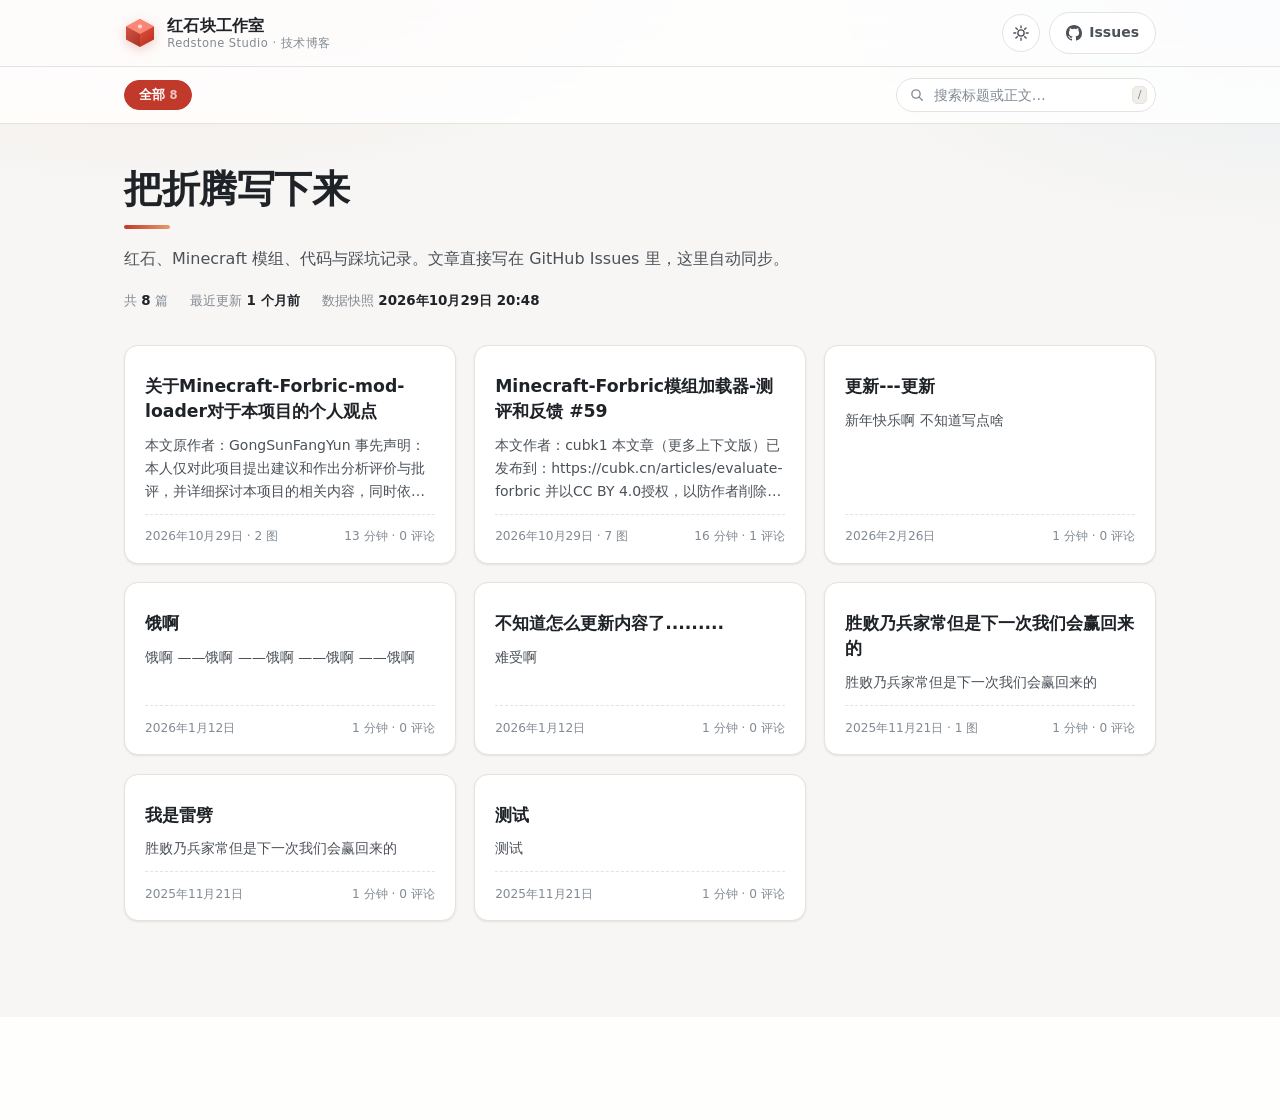
<file: index.html>
<!DOCTYPE html>
<html lang="zh-CN">
<head>
  <meta charset="UTF-8">
  <meta name="viewport" content="width=device-width, initial-scale=1.0">
  <title>红石块工作室 · 技术博客</title>
  <meta name="description" content="红石块工作室的技术博客：红石、Minecraft 模组、代码与折腾日常。内容以 GitHub Issues 撰写，同步发布在 GitHub Pages。">
  <meta name="theme-color" content="#c0392b" media="(prefers-color-scheme: light)">
  <meta name="theme-color" content="#1b1d21" media="(prefers-color-scheme: dark)">
  <meta property="og:type" content="website">
  <meta property="og:title" content="红石块工作室 · 技术博客">
  <meta property="og:description" content="红石、Minecraft 模组、代码与折腾日常，内容源为 GitHub Issues。">
  <meta property="og:site_name" content="红石块工作室">
  <link rel="icon" href="assets/favicon.svg" type="image/svg+xml">
  <link rel="alternate" type="application/rss+xml" title="红石块工作室 RSS" href="data/feed.xml">
  <link rel="stylesheet" href="assets/css/style.css">

  <!-- 尽早应用主题，避免深色模式下闪白 -->
  <script>
    (function () {
      try {
        var t = localStorage.getItem('rs-theme');
        if (t === 'light' || t === 'dark') document.documentElement.setAttribute('data-theme', t);
      } catch (e) { /* 隐私模式下忽略 */ }
    })();
  </script>
</head>
<body>
  <a class="skip-link" href="#main">跳到正文</a>

  <header class="site-header">
    <div class="wrap header-inner">
      <a class="brand" href="#/" aria-label="返回首页">
        <span class="brand-mark" aria-hidden="true">
          <svg viewBox="0 0 32 32" width="32" height="32" role="img">
            <defs>
              <linearGradient id="rg" x1="0" y1="0" x2="1" y2="1">
                <stop offset="0%" stop-color="#ff6b57"/>
                <stop offset="100%" stop-color="#b32b1b"/>
              </linearGradient>
            </defs>
            <path d="M16 2 30 9.5v13L16 30 2 22.5v-13z" fill="url(#rg)"/>
            <path d="M16 2 30 9.5 16 17 2 9.5z" fill="#ff8f7e" opacity=".85"/>
            <path d="M16 17v13L2 22.5v-13z" fill="#000" opacity=".14"/>
            <circle cx="16" cy="9.5" r="2.1" fill="#ffe6e0" opacity=".9"/>
          </svg>
        </span>
        <span class="brand-text">
          <span class="brand-name">红石块工作室</span>
          <span class="brand-sub">Redstone Studio · 技术博客</span>
        </span>
      </a>

      <div class="header-actions">
        <button id="themeToggle" class="icon-btn" type="button" title="切换主题" aria-label="切换主题">
          <svg class="i-sun" viewBox="0 0 24 24" width="18" height="18" aria-hidden="true">
            <circle cx="12" cy="12" r="4.2" fill="none" stroke="currentColor" stroke-width="1.8"/>
            <path d="M12 2.4v2.6M12 19v2.6M2.4 12H5M19 12h2.6M5.2 5.2l1.9 1.9M16.9 16.9l1.9 1.9M18.8 5.2l-1.9 1.9M7.1 16.9l-1.9 1.9"
                  fill="none" stroke="currentColor" stroke-width="1.8" stroke-linecap="round"/>
          </svg>
          <svg class="i-moon" viewBox="0 0 24 24" width="18" height="18" aria-hidden="true">
            <path d="M20 14.2A8.4 8.4 0 0 1 9.8 4a8.6 8.6 0 1 0 10.2 10.2z" fill="none" stroke="currentColor" stroke-width="1.8" stroke-linejoin="round"/>
          </svg>
        </button>
        <a class="btn btn-ghost" href="https://github.com/kongxia114/kongxia114.github.io/issues" target="_blank" rel="noopener">
          <svg viewBox="0 0 16 16" width="16" height="16" aria-hidden="true" fill="currentColor">
            <path d="M8 0C3.58 0 0 3.58 0 8c0 3.54 2.29 6.53 5.47 7.59.4.07.55-.17.55-.38 0-.19-.01-.82-.01-1.49-2.01.37-2.53-.49-2.69-.94-.09-.23-.48-.94-.82-1.13-.28-.15-.68-.52-.01-.53.63-.01 1.08.58 1.23.82.72 1.21 1.87.87 2.33.66.07-.52.28-.87.51-1.07-1.78-.2-3.64-.89-3.64-3.95 0-.87.31-1.59.82-2.15-.08-.2-.36-1.02.08-2.12 0 0 .67-.21 2.2.82a7.4 7.4 0 0 1 2-.27c.68 0 1.36.09 2 .27 1.53-1.04 2.2-.82 2.2-.82.44 1.1.16 1.92.08 2.12.51.56.82 1.27.82 2.15 0 3.07-1.87 3.75-3.65 3.95.29.25.54.73.54 1.48 0 1.07-.01 1.93-.01 2.2 0 .21.15.46.55.38A8.01 8.01 0 0 0 16 8c0-4.42-3.58-8-8-8z"/>
          </svg>
          <span>Issues</span>
        </a>
      </div>
    </div>
  </header>

  <nav class="toolbar" id="toolbar" aria-label="文章筛选">
    <div class="wrap toolbar-inner">
      <div class="chips" id="tagChips" role="group" aria-label="按标签筛选"></div>
      <div class="search">
        <svg viewBox="0 0 24 24" width="16" height="16" aria-hidden="true">
          <circle cx="10.5" cy="10.5" r="6.2" fill="none" stroke="currentColor" stroke-width="2"/>
          <path d="M15.2 15.2 20 20" fill="none" stroke="currentColor" stroke-width="2" stroke-linecap="round"/>
        </svg>
        <input id="searchInput" type="search" placeholder="搜索标题或正文…" autocomplete="off" spellcheck="false" aria-label="搜索文章">
        <kbd>/</kbd>
      </div>
    </div>
  </nav>

  <main id="main" class="wrap">

    <!-- ============ 列表视图 ============ -->
    <section id="listView">
      <div class="hero">
        <h1>把折腾写下来</h1>
        <p>红石、Minecraft 模组、代码与踩坑记录。文章直接写在 GitHub Issues 里，这里自动同步。</p>
        <div class="hero-stats" id="heroStats"></div>
      </div>

      <div id="loadingState" class="state" aria-live="polite">
        <div class="skeleton-grid" aria-hidden="true">
          <div class="skeleton"></div><div class="skeleton"></div><div class="skeleton"></div>
        </div>
        <p class="state-text">正在加载文章…</p>
      </div>

      <div id="errorState" class="state" hidden>
        <p class="state-text">文章加载失败</p>
        <p class="state-hint" id="errorDetail"></p>
        <button class="btn btn-primary" type="button" id="retryBtn">重试</button>
        <p class="state-hint">
          也可以直接去
          <a href="https://github.com/kongxia114/kongxia114.github.io/issues" target="_blank" rel="noopener">GitHub Issues</a>
          查看原文
        </p>
      </div>

      <div id="emptyState" class="state" hidden>
        <p class="state-text">没有找到匹配的文章</p>
        <button class="btn btn-ghost" type="button" id="resetBtn">清除筛选</button>
      </div>

      <div class="posts-grid" id="postsGrid"></div>

      <div class="load-more-wrap">
        <button class="btn btn-ghost" type="button" id="loadMoreBtn" hidden>加载更多</button>
      </div>
    </section>

    <!-- ============ 文章视图 ============ -->
    <article id="postView" class="post-view" hidden>
      <a class="back-link" href="#/" id="backLink">
        <svg viewBox="0 0 24 24" width="16" height="16" aria-hidden="true">
          <path d="M15 5 8 12l7 7" fill="none" stroke="currentColor" stroke-width="2" stroke-linecap="round" stroke-linejoin="round"/>
        </svg>
        返回列表
      </a>

      <header class="post-head">
        <div class="post-labels" id="postLabels"></div>
        <h1 class="post-title" id="postTitle"></h1>
        <div class="post-meta" id="postMeta"></div>
      </header>

      <details class="toc" id="postToc" hidden>
        <summary>目录</summary>
        <ol id="tocList"></ol>
      </details>

      <div class="post-content markdown-body" id="postContent"></div>

      <footer class="post-foot">
        <div class="post-actions">
          <a class="btn btn-primary" id="issueLink" href="#" target="_blank" rel="noopener">
            <svg viewBox="0 0 16 16" width="16" height="16" aria-hidden="true" fill="currentColor">
              <path d="M1.5 2.75A.25.25 0 0 1 1.75 2.5h11.5a.25.25 0 0 1 .25.25v7.5a.25.25 0 0 1-.25.25H8.06l-2.8 2.8-.44.44V10.5H1.75a.25.25 0 0 1-.25-.25z"/>
            </svg>
            <span>去 Issues 评论</span>
          </a>
          <button class="btn btn-ghost" type="button" id="copyLinkBtn">
            <svg viewBox="0 0 24 24" width="16" height="16" aria-hidden="true">
              <path d="M10 13a5 5 0 0 0 7.1 0l2-2a5 5 0 0 0-7.1-7.1l-1.1 1.1" fill="none" stroke="currentColor" stroke-width="1.8" stroke-linecap="round"/>
              <path d="M14 11a5 5 0 0 0-7.1 0l-2 2A5 5 0 0 0 12 20.1l1.1-1.1" fill="none" stroke="currentColor" stroke-width="1.8" stroke-linecap="round"/>
            </svg>
            <span>复制链接</span>
          </button>
        </div>

        <section class="comments" id="postComments" aria-label="评论" hidden>
          <h2 class="comments-head">
            评论
            <span class="comments-count" id="commentCount" hidden></span>
          </h2>
          <ol class="comment-list" id="commentList"></ol>
          <p class="comments-note" id="commentsNote" hidden></p>
          <p class="comments-cta">
            <a id="commentsLink" href="#" target="_blank" rel="noopener">在 GitHub 上查看 / 参与讨论</a>
          </p>
        </section>

        <nav class="post-nav" id="postNav" aria-label="相邻文章"></nav>
      </footer>

      <div class="reading-progress" aria-hidden="true"><div id="readingBar"></div></div>
    </article>
  </main>

  <footer class="site-footer">
    <div class="wrap footer-inner">
      <p class="footer-main">
        © <span id="year"></span> 红石块工作室 · 内容托管于
        <a href="https://github.com/kongxia114/kongxia114.github.io/issues" target="_blank" rel="noopener">GitHub Issues</a>
        · 由 GitHub Pages 提供
      </p>
      <p class="footer-sub">
        <span id="footUpdate">数据加载中…</span>
        · <a href="data/feed.xml">RSS</a>
        · <a href="https://github.com/kongxia114/kongxia114.github.io" target="_blank" rel="noopener">源码</a>
      </p>
    </div>
  </footer>

  <div class="lightbox" id="lightbox" hidden>
    <button class="lightbox-close" id="lightboxClose" type="button" aria-label="关闭图片">&times;</button>
    <img id="lightboxImg" alt="">
  </div>

  <noscript>
    <p class="wrap" style="padding:1rem 0">本站需要 JavaScript 才能读取 GitHub Issues 数据。文章原文地址：
      <a href="https://github.com/kongxia114/kongxia114.github.io/issues">github.com/kongxia114/kongxia114.github.io/issues</a>
    </p>
  </noscript>

  <script src="assets/vendor/marked.min.js"></script>
  <script src="assets/vendor/purify.min.js"></script>
  <script src="assets/js/app.js"></script>
</body>
</html>
</file>
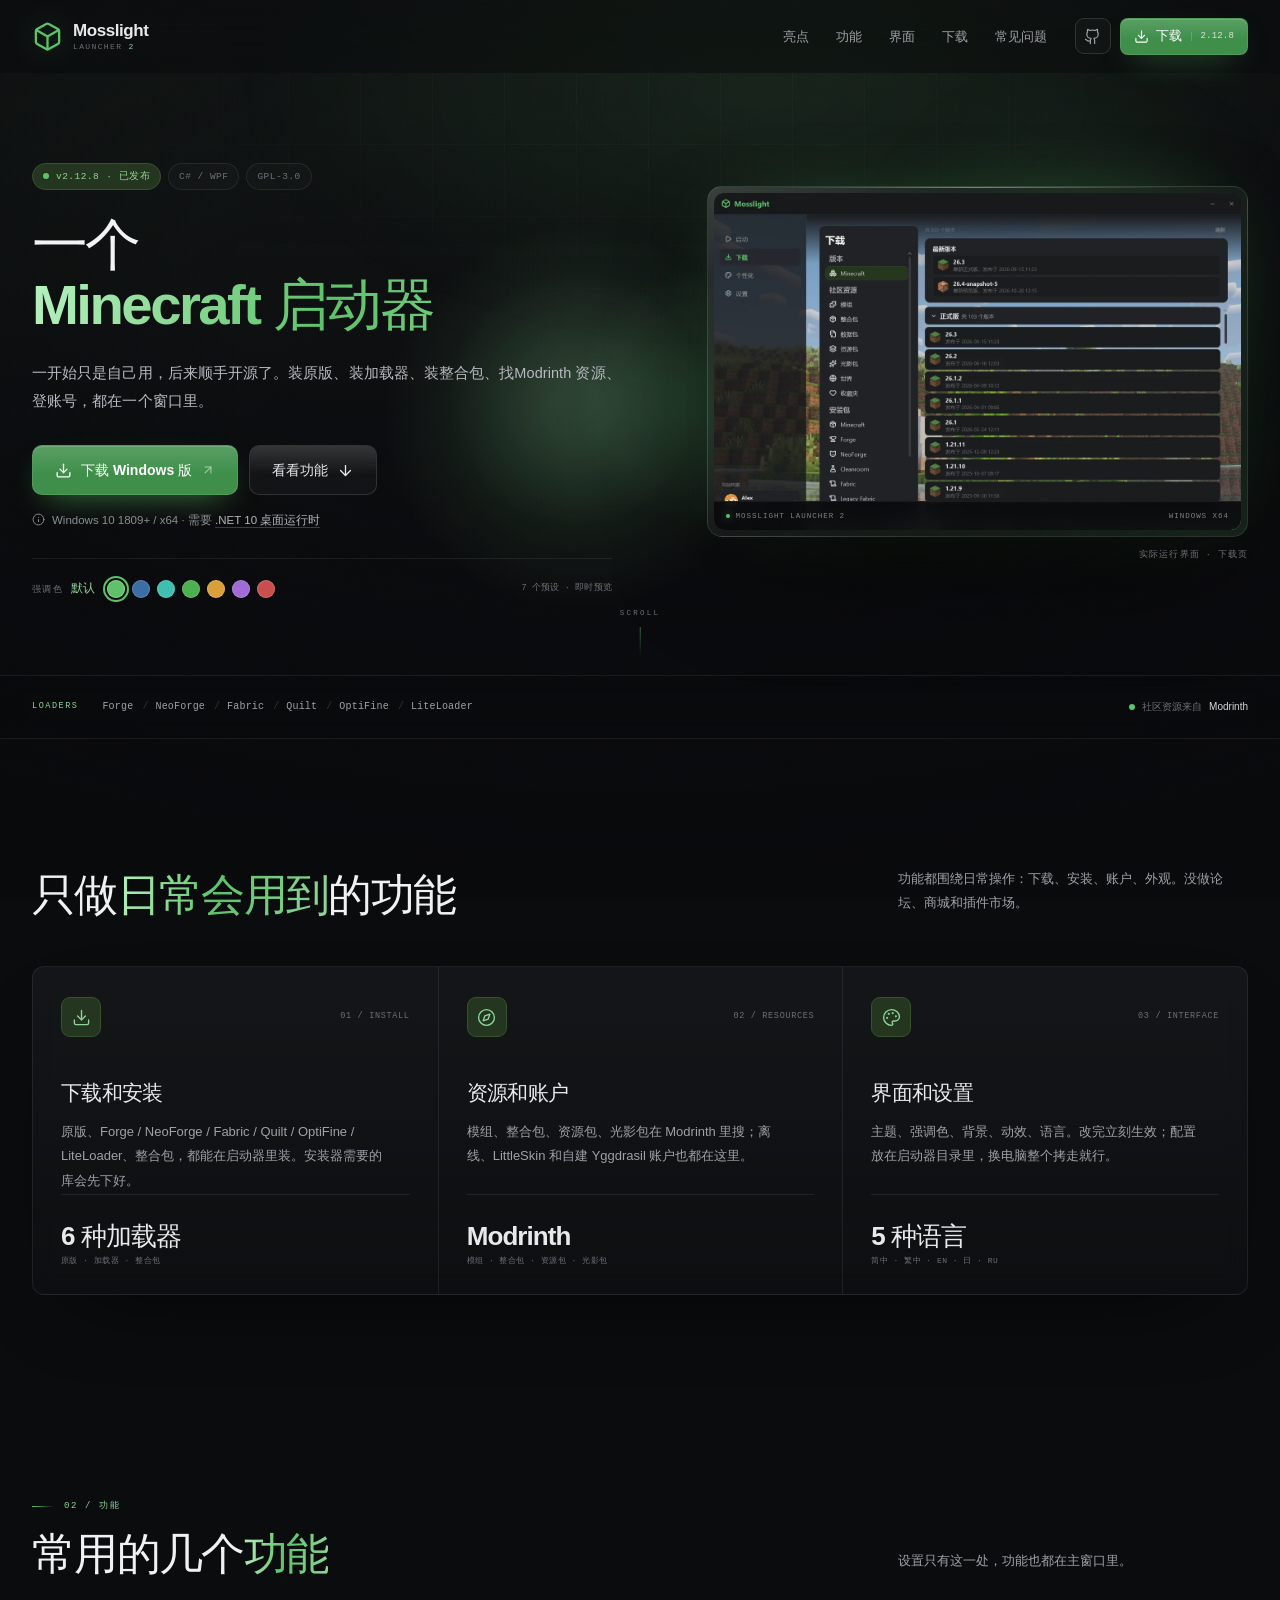
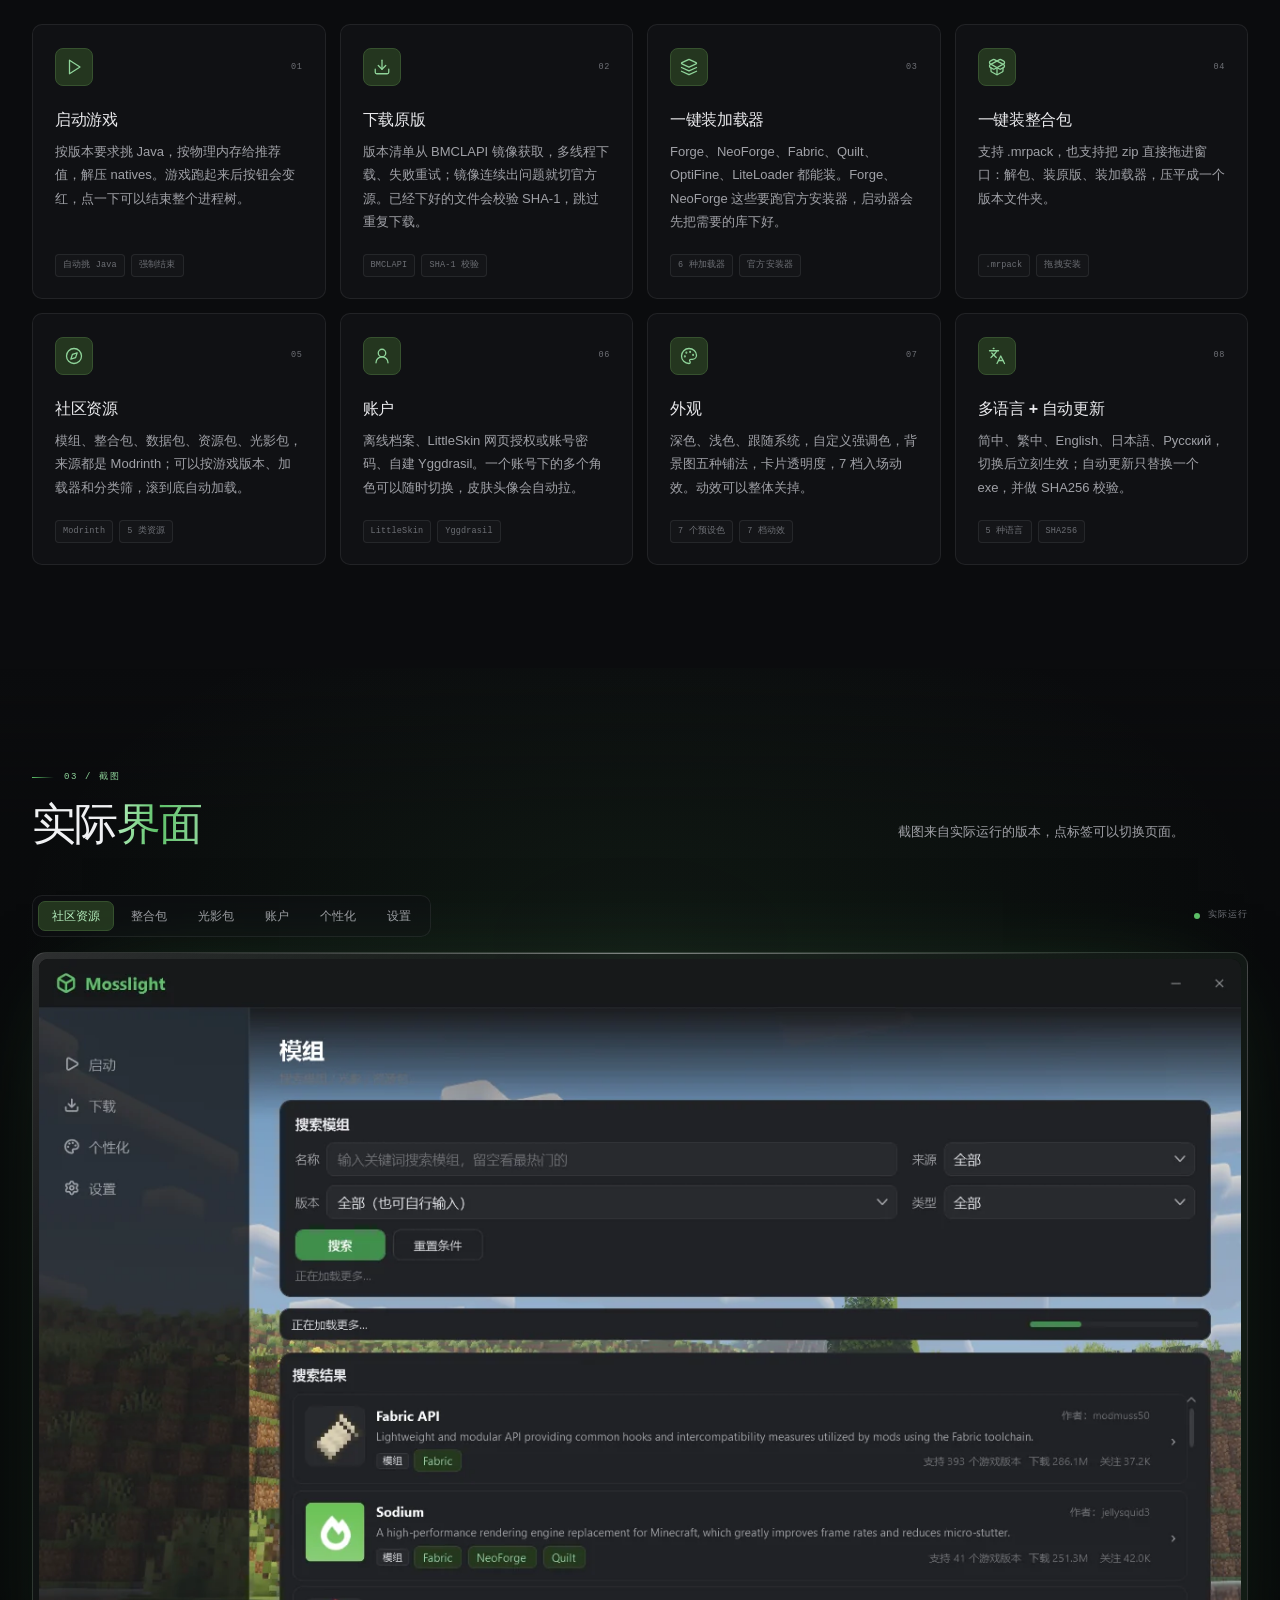
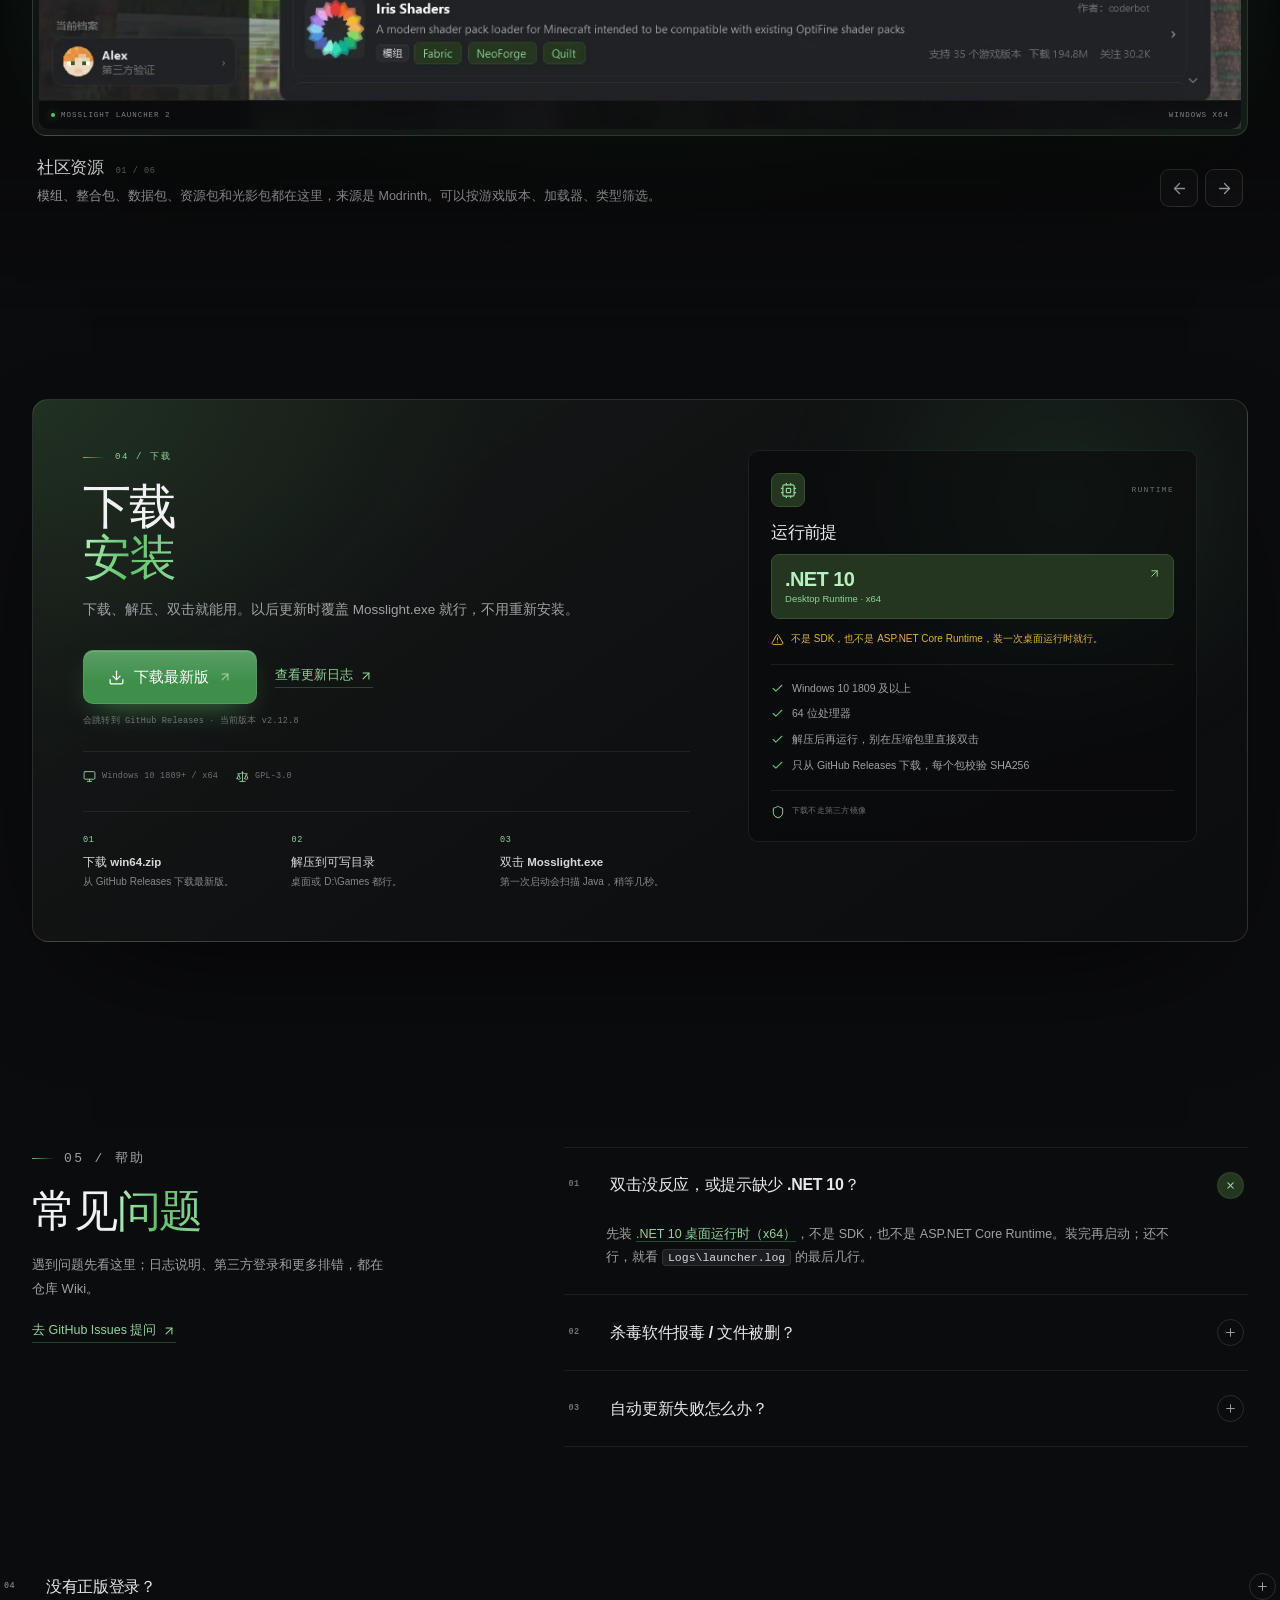
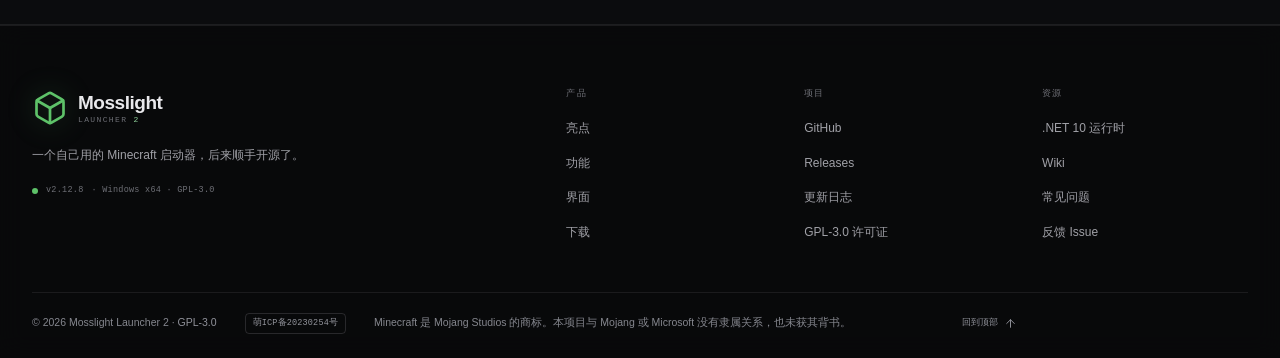
<file: Mosslight-Launcher/index.html>
<!DOCTYPE html>
<html lang="zh-CN">
<head>
  <meta charset="utf-8">
  <meta name="viewport" content="width=device-width, initial-scale=1">
  <title>Mosslight Launcher 2 — 一个自己用的 Minecraft 启动器</title>
  <meta name="description" content="一开始只是自己用，后来顺手开源了。装原版、装加载器、装整合包、找 Modrinth 资源、登账号，都在一个窗口里。">
  <meta name="theme-color" content="#0f1012">
  <meta name="color-scheme" content="dark">
  <meta property="og:type" content="website">
  <meta property="og:title" content="Mosslight Launcher 2 — 一个自己用的 Minecraft 启动器">
  <meta property="og:description" content="一个自己用的 Minecraft 启动器，后来顺手开源了。">
  <meta property="og:image" content="assets/img/shot-download.webp">
  <meta name="twitter:card" content="summary_large_image">

  <link rel="icon" href="assets/img/favicon.svg" type="image/svg+xml">
  <link rel="icon" href="assets/img/favicon-32.png" sizes="32x32" type="image/png">
  <link rel="apple-touch-icon" href="assets/img/apple-touch-icon.png">
  <link rel="manifest" href="site.webmanifest">
  <link rel="stylesheet" href="assets/css/site.css">
  <link rel="preload" as="image" href="assets/img/shot-download.webp" fetchpriority="high">
  <script>document.documentElement.classList.add('js');</script>

  <script type="application/ld+json" id="app-schema">
  {
    "@context": "https://schema.org",
    "@type": "SoftwareApplication",
    "name": "Mosslight Launcher 2",
    "description": "用 C# / WPF 写的 Minecraft 启动器，装原版、加载器、整合包，浏览 Modrinth 资源，管理账户和外观。",
    "applicationCategory": "GameApplication",
    "operatingSystem": "Windows 10 1809+, Windows 11",
    "softwareVersion": "2.12.8",
    "codeRepository": "https://github.com/kongxia114/Mosslight-Launcher-2",
    "downloadUrl": "https://github.com/kongxia114/Mosslight-Launcher-2/releases/latest",
    "license": "https://www.gnu.org/licenses/gpl-3.0.html",
    "inLanguage": ["zh-CN", "zh-TW", "en", "ja", "ru"],
    "offers": {
      "@type": "Offer",
      "price": "0",
      "priceCurrency": "CNY"
    }
  }
  </script>
</head>
<body>
  <a class="skip-link" href="#main">跳到主要内容</a>

  <!-- 背景光场：保留 FirstLogonAnim.html 的三组圆形轨迹与时长，RGB 已改为 Mosslight 强调色族。 -->
  <div class="light-field" aria-hidden="true">
    <div class="orb orb-1"></div>
    <div class="orb orb-2"></div>
    <div class="orb orb-3"></div>
    <div class="field-grid"></div>
    <div class="field-noise"></div>
    <div class="field-vignette"></div>
  </div>

  <header class="site-header" data-header>
    <div class="scroll-progress" aria-hidden="true"><span data-scroll-progress></span></div>
    <div class="container header-inner">
      <a class="brand" href="#top" aria-label="Mosslight Launcher 2 首页">
        <span class="brand-mark" aria-hidden="true">
          <svg viewBox="0 0 24 24" fill="none" stroke="currentColor" stroke-width="1.8" stroke-linecap="round" stroke-linejoin="round" focusable="false">
            <path d="M21 8a2 2 0 0 0-1-1.73l-7-4a2 2 0 0 0-2 0l-7 4A2 2 0 0 0 3 8v8a2 2 0 0 0 1 1.73l7 4a2 2 0 0 0 2 0l7-4A2 2 0 0 0 21 16Z"/>
            <path d="m3.3 7 8.7 5 8.7-5"/>
            <path d="M12 22V12"/>
          </svg>
        </span>
        <span class="brand-text">
          <span class="brand-name">Mosslight</span>
          <span class="brand-sub">LAUNCHER <b>2</b></span>
        </span>
      </a>

      <nav class="desktop-nav" aria-label="主要导航">
        <a href="#why">亮点</a>
        <a href="#features">功能</a>
        <a href="#screens">界面</a>
        <a href="#download">下载</a>
        <a href="#faq">常见问题</a>
      </nav>

      <div class="header-actions">
        <a class="icon-btn github-link" href="https://github.com/kongxia114/Mosslight-Launcher-2" target="_blank" rel="noopener noreferrer" aria-label="在 GitHub 上查看 Mosslight Launcher 2">
          <svg class="icon" viewBox="0 0 24 24" fill="none" stroke="currentColor" stroke-width="1.7" stroke-linecap="round" stroke-linejoin="round" aria-hidden="true" focusable="false">
            <path d="M15 22v-4a4.8 4.8 0 0 0-1-3.5c3 0 6-2 6-5.5.08-1.25-.27-2.48-1-3.5.28-1.15.28-2.35 0-3.5 0 0-1 0-3 1.5-2.64-.5-5.36-.5-8 0C6 2 5 2 5 2c-.3 1.15-.3 2.35 0 3.5A5.4 5.4 0 0 0 4 9c0 3.5 3 5.5 6 5.5-.39.49-.68 1.05-.85 1.65-.17.6-.22 1.23-.15 1.85v4"/>
            <path d="M9 18c-4.51 2-5-2-7-2"/>
          </svg>
        </a>
        <a class="btn btn-primary btn-small header-download" href="https://github.com/kongxia114/Mosslight-Launcher-2/releases/latest" target="_blank" rel="noopener noreferrer" aria-label="下载 Mosslight Launcher 2 v2.12.8" data-download-label>
          <svg class="icon" viewBox="0 0 24 24" fill="none" stroke="currentColor" stroke-width="1.8" stroke-linecap="round" stroke-linejoin="round" aria-hidden="true" focusable="false">
            <path d="M21 15v4a2 2 0 0 1-2 2H5a2 2 0 0 1-2-2v-4"/><polyline points="7 10 12 15 17 10"/><line x1="12" x2="12" y1="15" y2="3"/>
          </svg>
          <span>下载</span>
          <span class="btn-version js-version" data-version-format="short">2.12.8</span>
        </a>
        <button class="icon-btn menu-toggle" type="button" aria-expanded="false" aria-controls="mobile-nav" aria-label="打开菜单" data-menu-toggle>
          <svg class="icon icon-menu" viewBox="0 0 24 24" fill="none" stroke="currentColor" stroke-width="1.8" stroke-linecap="round" aria-hidden="true" focusable="false">
            <line x1="4" x2="20" y1="12" y2="12"/><line x1="4" x2="20" y1="6" y2="6"/><line x1="4" x2="20" y1="18" y2="18"/>
          </svg>
          <svg class="icon icon-close" viewBox="0 0 24 24" fill="none" stroke="currentColor" stroke-width="1.8" stroke-linecap="round" aria-hidden="true" focusable="false">
            <path d="M18 6 6 18"/><path d="m6 6 12 12"/>
          </svg>
        </button>
      </div>
    </div>
  </header>

  <div class="mobile-nav" id="mobile-nav" aria-hidden="true">
    <nav class="mobile-nav-links" aria-label="移动端导航">
      <a href="#why"><span>01</span>亮点</a>
      <a href="#features"><span>02</span>功能</a>
      <a href="#screens"><span>03</span>界面</a>
      <a href="#download"><span>04</span>下载</a>
      <a href="#faq"><span>05</span>常见问题</a>
    </nav>
    <div class="mobile-nav-foot">
      <a class="btn btn-primary" href="https://github.com/kongxia114/Mosslight-Launcher-2/releases/latest" target="_blank" rel="noopener noreferrer">
        <svg class="icon" viewBox="0 0 24 24" fill="none" stroke="currentColor" stroke-width="1.8" stroke-linecap="round" stroke-linejoin="round" aria-hidden="true" focusable="false">
          <path d="M21 15v4a2 2 0 0 1-2 2H5a2 2 0 0 1-2-2v-4"/><polyline points="7 10 12 15 17 10"/><line x1="12" x2="12" y1="15" y2="3"/>
        </svg>
        下载 Windows 版
      </a>
      <div class="mobile-nav-meta">
        <span class="js-version" data-version-format="full">v2.12.8</span>
        <span>Windows x64</span>
        <a href="https://github.com/kongxia114/Mosslight-Launcher-2" target="_blank" rel="noopener noreferrer">GitHub</a>
      </div>
    </div>
  </div>

  <main id="main">
    <section class="hero" id="top" aria-labelledby="hero-title">
      <div class="container hero-grid">
        <div class="hero-copy">
          <div class="hero-badges reveal" style="--delay: 40ms">
            <span class="release-pill"><span class="live-dot" aria-hidden="true"></span><span class="js-version" data-version-format="full">v2.12.8</span> · 已发布</span>
            <span class="tech-pill">C# / WPF</span>
            <span class="tech-pill">GPL-3.0</span>
          </div>

          <h1 class="hero-title reveal" id="hero-title" style="--delay: 100ms">
            <span class="line">一个</span>
            <span class="line text-gradient">Minecraft 启动器</span>
          </h1>

          <p class="hero-lede reveal" style="--delay: 160ms">
            一开始只是自己用，后来顺手开源了。装原版、装<span class="nowrap">加载器</span>、装<span class="nowrap">整合包</span>、找<span class="nowrap">Modrinth 资源</span>、登<span class="nowrap">账号</span>，都在一个窗口里。
          </p>

          <div class="hero-actions reveal" style="--delay: 220ms">
            <a class="btn btn-primary btn-lg" href="https://github.com/kongxia114/Mosslight-Launcher-2/releases/latest" target="_blank" rel="noopener noreferrer">
              <svg class="icon" viewBox="0 0 24 24" fill="none" stroke="currentColor" stroke-width="1.8" stroke-linecap="round" stroke-linejoin="round" aria-hidden="true" focusable="false">
                <path d="M21 15v4a2 2 0 0 1-2 2H5a2 2 0 0 1-2-2v-4"/><polyline points="7 10 12 15 17 10"/><line x1="12" x2="12" y1="15" y2="3"/>
              </svg>
              下载 Windows 版
              <svg class="icon btn-tail" viewBox="0 0 24 24" fill="none" stroke="currentColor" stroke-width="1.8" stroke-linecap="round" stroke-linejoin="round" aria-hidden="true" focusable="false">
                <path d="M7 7h10v10"/><path d="M7 17 17 7"/>
              </svg>
            </a>
            <a class="btn btn-ghost btn-lg" href="#features">
              看看功能
              <svg class="icon" viewBox="0 0 24 24" fill="none" stroke="currentColor" stroke-width="1.8" stroke-linecap="round" stroke-linejoin="round" aria-hidden="true" focusable="false">
                <path d="M12 5v14"/><path d="m19 12-7 7-7-7"/>
              </svg>
            </a>
          </div>

          <p class="hero-runtime reveal" style="--delay: 280ms">
            <svg class="icon" viewBox="0 0 24 24" fill="none" stroke="currentColor" stroke-width="1.8" stroke-linecap="round" stroke-linejoin="round" aria-hidden="true" focusable="false">
              <circle cx="12" cy="12" r="10"/><path d="M12 16v-4"/><path d="M12 8h.01"/>
            </svg>
            <span>Windows 10 1809+ / x64 · 需要 <a href="https://dotnet.microsoft.com/download/dotnet/10.0" target="_blank" rel="noopener noreferrer">.NET 10 桌面运行时</a></span>
          </p>

          <div class="accent-picker reveal" style="--delay: 340ms" data-accent-picker>
            <span class="accent-label"><span class="accent-kicker">强调色</span><span class="accent-name" data-accent-name>默认</span></span>
            <div class="accent-dots" role="group" aria-label="本站强调色预览">
              <button class="accent-dot is-active" type="button" style="--dot: #5ec269" data-accent="default" data-name="默认" aria-label="默认，HEX #5EC269，RGB 94, 194, 105" aria-pressed="true" title="默认 · #5EC269 · RGB 94, 194, 105"></button>
              <button class="accent-dot" type="button" style="--dot: #3b6ea5" data-accent="lapis" data-name="青金石" aria-label="青金石，HEX #3B6EA5，RGB 59, 110, 165" aria-pressed="false" title="青金石 · #3B6EA5 · RGB 59, 110, 165"></button>
              <button class="accent-dot" type="button" style="--dot: #3fbfb0" data-accent="diamond" data-name="钻石" aria-label="钻石，HEX #3FBFB0，RGB 63, 191, 176" aria-pressed="false" title="钻石 · #3FBFB0 · RGB 63, 191, 176"></button>
              <button class="accent-dot" type="button" style="--dot: #4caf50" data-accent="cactus" data-name="仙人掌" aria-label="仙人掌，HEX #4CAF50，RGB 76, 175, 80" aria-pressed="false" title="仙人掌 · #4CAF50 · RGB 76, 175, 80"></button>
              <button class="accent-dot" type="button" style="--dot: #d9a03a" data-accent="gold" data-name="金锭" aria-label="金锭，HEX #D9A03A，RGB 217, 160, 58" aria-pressed="false" title="金锭 · #D9A03A · RGB 217, 160, 58"></button>
              <button class="accent-dot" type="button" style="--dot: #a06bd6" data-accent="amethyst" data-name="紫水晶" aria-label="紫水晶，HEX #A06BD6，RGB 160, 107, 214" aria-pressed="false" title="紫水晶 · #A06BD6 · RGB 160, 107, 214"></button>
              <button class="accent-dot" type="button" style="--dot: #c94f4f" data-accent="redstone" data-name="红石" aria-label="红石，HEX #C94F4F，RGB 201, 79, 79" aria-pressed="false" title="红石 · #C94F4F · RGB 201, 79, 79"></button>
            </div>
            <span class="accent-hint">7 个预设 · 即时预览</span>
            <span class="sr-only" aria-live="polite" data-accent-live></span>
          </div>
        </div>

        <div class="hero-visual reveal" style="--delay: 180ms">
          <div class="hero-halo" aria-hidden="true"></div>
          <figure class="app-frame">
            <div class="app-screen">
              <img src="assets/img/shot-download.webp" alt="Mosslight Launcher 2 下载页：左侧导航、Minecraft 版本列表与绿色下载按钮" width="1280" height="820" fetchpriority="high" decoding="async">
              <div class="app-statusbar" aria-hidden="true">
                <span><i></i>MOSSLIGHT LAUNCHER 2</span>
                <span>WINDOWS X64</span>
              </div>
            </div>
          </figure>

          <p class="visual-caption">实际运行界面 · 下载页</p>
        </div>
      </div>

      <a class="scroll-cue" href="#why" aria-label="向下滚动到亮点">
        <span>SCROLL</span>
        <i aria-hidden="true"></i>
      </a>
    </section>

    <section class="integrations" aria-label="支持的加载器与资源来源">
      <div class="container integrations-inner">
        <span class="integrations-label">LOADERS</span>
        <ul class="integrations-list">
          <li>Forge</li>
          <li>NeoForge</li>
          <li>Fabric</li>
          <li>Quilt</li>
          <li>OptiFine</li>
          <li>LiteLoader</li>
        </ul>
        <span class="integrations-source"><span class="live-dot" aria-hidden="true"></span>社区资源来自 <b>Modrinth</b></span>
      </div>
    </section>

    <section class="section why" id="why" aria-labelledby="why-title">
      <div class="container">
        <div class="section-head">
          <div>
            <p class="eyebrow reveal">01 / 写在前面</p>
            <h2 class="reveal" id="why-title" style="--delay: 60ms">只做<span class="text-gradient">日常会用到</span>的功能</h2>
          </div>
          <p class="section-note reveal" style="--delay: 120ms">功能都围绕日常操作：下载、安装、账户、外观。没做论坛、商城和插件市场。</p>
        </div>

        <div class="why-grid">
          <article class="why-card reveal">
            <div class="why-top">
              <span class="icon-tile">
                <svg class="icon" viewBox="0 0 24 24" fill="none" stroke="currentColor" stroke-width="1.7" stroke-linecap="round" stroke-linejoin="round" aria-hidden="true" focusable="false"><path d="M21 15v4a2 2 0 0 1-2 2H5a2 2 0 0 1-2-2v-4"/><polyline points="7 10 12 15 17 10"/><line x1="12" x2="12" y1="15" y2="3"/></svg>
              </span>
              <span class="why-index">01 / INSTALL</span>
            </div>
            <h3>下载和安装</h3>
            <p>原版、Forge / NeoForge / Fabric / Quilt / OptiFine / LiteLoader、整合包，都能在启动器里装。安装器需要的库会先下好。</p>
            <div class="why-metric">
              <span class="metric">6 种加载器</span>
              <span class="metric-label">原版 · 加载器 · 整合包</span>
            </div>
          </article>

          <article class="why-card reveal" style="--delay: 80ms">
            <div class="why-top">
              <span class="icon-tile">
                <svg class="icon" viewBox="0 0 24 24" fill="none" stroke="currentColor" stroke-width="1.7" stroke-linecap="round" stroke-linejoin="round" aria-hidden="true" focusable="false"><circle cx="12" cy="12" r="10"/><polygon points="16.24 7.76 14.12 14.12 7.76 16.24 9.88 9.88 16.24 7.76"/></svg>
              </span>
              <span class="why-index">02 / RESOURCES</span>
            </div>
            <h3>资源和账户</h3>
            <p>模组、整合包、资源包、光影包在 Modrinth 里搜；离线、LittleSkin 和自建 Yggdrasil 账户也都在这里。</p>
            <div class="why-metric">
              <span class="metric">Modrinth</span>
              <span class="metric-label">模组 · 整合包 · 资源包 · 光影包</span>
            </div>
          </article>

          <article class="why-card reveal" style="--delay: 160ms">
            <div class="why-top">
              <span class="icon-tile">
                <svg class="icon" viewBox="0 0 24 24" fill="none" stroke="currentColor" stroke-width="1.7" stroke-linecap="round" stroke-linejoin="round" aria-hidden="true" focusable="false"><circle cx="13.5" cy="6.5" r=".5" fill="currentColor"/><circle cx="17.5" cy="10.5" r=".5" fill="currentColor"/><circle cx="8.5" cy="7.5" r=".5" fill="currentColor"/><circle cx="6.5" cy="12.5" r=".5" fill="currentColor"/><path d="M12 2C6.5 2 2 6.5 2 12s4.5 10 10 10c.926 0 1.648-.746 1.648-1.688 0-.437-.18-.835-.437-1.125-.29-.289-.438-.652-.438-1.125a1.64 1.64 0 0 1 1.668-1.668h1.996c3.051 0 5.555-2.503 5.555-5.554C21.965 6.012 17.461 2 12 2z"/></svg>
              </span>
              <span class="why-index">03 / INTERFACE</span>
            </div>
            <h3>界面和设置</h3>
            <p>主题、强调色、背景、动效、语言。改完立刻生效；配置放在启动器目录里，换电脑整个拷走就行。</p>
            <div class="why-metric">
              <span class="metric">5 种语言</span>
              <span class="metric-label">简中 · 繁中 · EN · 日 · RU</span>
            </div>
          </article>
        </div>
      </div>
    </section>

    <section class="section features" id="features" aria-labelledby="features-title">
      <div class="container">
        <div class="section-head">
          <div>
            <p class="eyebrow reveal">02 / 功能</p>
            <h2 class="reveal" id="features-title" style="--delay: 60ms">常用的几个<span class="text-gradient">功能</span></h2>
          </div>
          <p class="section-note reveal" style="--delay: 120ms">设置只有这一处，功能也都在主窗口里。</p>
        </div>

        <div class="feature-grid">
          <article class="feature-card reveal">
            <div class="feature-top">
              <span class="icon-tile">
                <svg class="icon" viewBox="0 0 24 24" fill="none" stroke="currentColor" stroke-width="1.7" stroke-linecap="round" stroke-linejoin="round" aria-hidden="true" focusable="false"><polygon points="6 3 20 12 6 21 6 3"/></svg>
              </span>
              <span class="feature-index">01</span>
            </div>
            <h3>启动游戏</h3>
            <p>按版本要求挑 Java，按物理内存给推荐值，解压 natives。游戏跑起来后按钮会变红，点一下可以结束整个进程树。</p>
            <div class="feature-tags"><span>自动挑 Java</span><span>强制结束</span></div>
          </article>

          <article class="feature-card reveal" style="--delay: 40ms">
            <div class="feature-top">
              <span class="icon-tile">
                <svg class="icon" viewBox="0 0 24 24" fill="none" stroke="currentColor" stroke-width="1.7" stroke-linecap="round" stroke-linejoin="round" aria-hidden="true" focusable="false"><path d="M21 15v4a2 2 0 0 1-2 2H5a2 2 0 0 1-2-2v-4"/><polyline points="7 10 12 15 17 10"/><line x1="12" x2="12" y1="15" y2="3"/></svg>
              </span>
              <span class="feature-index">02</span>
            </div>
            <h3>下载原版</h3>
            <p>版本清单从 BMCLAPI 镜像获取，多线程下载、失败重试；镜像连续出问题就切官方源。已经下好的文件会校验 SHA-1，跳过重复下载。</p>
            <div class="feature-tags"><span>BMCLAPI</span><span>SHA-1 校验</span></div>
          </article>

          <article class="feature-card reveal" style="--delay: 80ms">
            <div class="feature-top">
              <span class="icon-tile">
                <svg class="icon" viewBox="0 0 24 24" fill="none" stroke="currentColor" stroke-width="1.7" stroke-linecap="round" stroke-linejoin="round" aria-hidden="true" focusable="false"><path d="m12.83 2.18a2 2 0 0 0-1.66 0L2.6 6.08a1 1 0 0 0 0 1.83l8.58 3.91a2 2 0 0 0 1.66 0l8.58-3.9a1 1 0 0 0 0-1.83Z"/><path d="m22 17.65-9.17 4.16a2 2 0 0 1-1.66 0L2 17.65"/><path d="m22 12.65-9.17 4.16a2 2 0 0 1-1.66 0L2 12.65"/></svg>
              </span>
              <span class="feature-index">03</span>
            </div>
            <h3>一键装加载器</h3>
            <p>Forge、NeoForge、Fabric、Quilt、OptiFine、LiteLoader 都能装。Forge、NeoForge 这些要跑官方安装器，启动器会先把需要的库下好。</p>
            <div class="feature-tags"><span>6 种加载器</span><span>官方安装器</span></div>
          </article>

          <article class="feature-card reveal" style="--delay: 120ms">
            <div class="feature-top">
              <span class="icon-tile">
                <svg class="icon" viewBox="0 0 24 24" fill="none" stroke="currentColor" stroke-width="1.7" stroke-linecap="round" stroke-linejoin="round" aria-hidden="true" focusable="false"><path d="M20.91 8.84 8.56 2.23a1.93 1.93 0 0 0-1.81 0L3.1 4.13a2.12 2.12 0 0 0-.05 3.69l12.22 6.93a2 2 0 0 0 1.94 0L21 12.51a2.12 2.12 0 0 0-.09-3.67Z"/><path d="m3.09 8.84 12.35-6.61a1.93 1.93 0 0 1 1.81 0l3.65 1.9a2.12 2.12 0 0 1 .1 3.69L8.73 14.75a2 2 0 0 1-1.94 0L3 12.51a2.12 2.12 0 0 1 .09-3.67Z"/><line x1="12" x2="12" y1="22" y2="13"/><path d="M20 13.5v3.37a2.06 2.06 0 0 1-1.11 1.83l-6 3.27a2.06 2.06 0 0 1-1.78 0l-6-3.27A2.06 2.06 0 0 1 4 16.87V13.5"/></svg>
              </span>
              <span class="feature-index">04</span>
            </div>
            <h3>一键装整合包</h3>
            <p>支持 .mrpack，也支持把 zip 直接拖进窗口：解包、装原版、装加载器，压平成一个版本文件夹。</p>
            <div class="feature-tags"><span>.mrpack</span><span>拖拽安装</span></div>
          </article>

          <article class="feature-card reveal">
            <div class="feature-top">
              <span class="icon-tile">
                <svg class="icon" viewBox="0 0 24 24" fill="none" stroke="currentColor" stroke-width="1.7" stroke-linecap="round" stroke-linejoin="round" aria-hidden="true" focusable="false"><circle cx="12" cy="12" r="10"/><polygon points="16.24 7.76 14.12 14.12 7.76 16.24 9.88 9.88 16.24 7.76"/></svg>
              </span>
              <span class="feature-index">05</span>
            </div>
            <h3>社区资源</h3>
            <p>模组、整合包、数据包、资源包、光影包，来源都是 Modrinth；可以按游戏版本、加载器和分类筛，滚到底自动加载。</p>
            <div class="feature-tags"><span>Modrinth</span><span>5 类资源</span></div>
          </article>

          <article class="feature-card reveal" style="--delay: 40ms">
            <div class="feature-top">
              <span class="icon-tile">
                <svg class="icon" viewBox="0 0 24 24" fill="none" stroke="currentColor" stroke-width="1.7" stroke-linecap="round" stroke-linejoin="round" aria-hidden="true" focusable="false"><circle cx="12" cy="8" r="5"/><path d="M20 21a8 8 0 0 0-16 0"/></svg>
              </span>
              <span class="feature-index">06</span>
            </div>
            <h3>账户</h3>
            <p>离线档案、LittleSkin 网页授权或账号密码、自建 Yggdrasil。一个账号下的多个角色可以随时切换，皮肤头像会自动拉。</p>
            <div class="feature-tags"><span>LittleSkin</span><span>Yggdrasil</span></div>
          </article>

          <article class="feature-card reveal" style="--delay: 80ms">
            <div class="feature-top">
              <span class="icon-tile">
                <svg class="icon" viewBox="0 0 24 24" fill="none" stroke="currentColor" stroke-width="1.7" stroke-linecap="round" stroke-linejoin="round" aria-hidden="true" focusable="false"><circle cx="13.5" cy="6.5" r=".5" fill="currentColor"/><circle cx="17.5" cy="10.5" r=".5" fill="currentColor"/><circle cx="8.5" cy="7.5" r=".5" fill="currentColor"/><circle cx="6.5" cy="12.5" r=".5" fill="currentColor"/><path d="M12 2C6.5 2 2 6.5 2 12s4.5 10 10 10c.926 0 1.648-.746 1.648-1.688 0-.437-.18-.835-.437-1.125-.29-.289-.438-.652-.438-1.125a1.64 1.64 0 0 1 1.668-1.668h1.996c3.051 0 5.555-2.503 5.555-5.554C21.965 6.012 17.461 2 12 2z"/></svg>
              </span>
              <span class="feature-index">07</span>
            </div>
            <h3>外观</h3>
            <p>深色、浅色、跟随系统，自定义强调色，背景图五种铺法，卡片透明度，7 档入场动效。动效可以整体关掉。</p>
            <div class="feature-tags"><span>7 个预设色</span><span>7 档动效</span></div>
          </article>

          <article class="feature-card reveal" style="--delay: 120ms">
            <div class="feature-top">
              <span class="icon-tile">
                <svg class="icon" viewBox="0 0 24 24" fill="none" stroke="currentColor" stroke-width="1.7" stroke-linecap="round" stroke-linejoin="round" aria-hidden="true" focusable="false"><path d="m5 8 6 6"/><path d="m4 14 6-6 2-3"/><path d="M2 5h12"/><path d="M7 2h1"/><path d="m22 22-5-10-5 10"/><path d="M14 18h6"/></svg>
              </span>
              <span class="feature-index">08</span>
            </div>
            <h3>多语言 + 自动更新</h3>
            <p>简中、繁中、English、日本語、Русский，切换后立刻生效；自动更新只替换一个 exe，并做 SHA256 校验。</p>
            <div class="feature-tags"><span>5 种语言</span><span>SHA256</span></div>
          </article>
        </div>
      </div>
    </section>

    <section class="section screens" id="screens" aria-labelledby="screens-title">
      <div class="container">
        <div class="section-head">
          <div>
            <p class="eyebrow reveal">03 / 截图</p>
            <h2 class="reveal" id="screens-title" style="--delay: 60ms">实际<span class="text-gradient">界面</span></h2>
          </div>
          <p class="section-note reveal" style="--delay: 120ms">截图来自实际运行的版本，点标签可以切换页面。</p>
        </div>

        <div class="screens-shell reveal">
          <div class="screens-toolbar">
            <div class="screen-tabs" role="tablist" aria-label="界面截图">
              <button class="screen-tab is-active" type="button" role="tab" id="tab-mods" aria-selected="true" aria-controls="screen-panel" tabindex="0" data-screen="mods" data-title="社区资源" data-desc="模组、整合包、数据包、资源包和光影包都在这里，来源是 Modrinth。可以按游戏版本、加载器、类型筛选。">社区资源</button>
              <button class="screen-tab" type="button" role="tab" id="tab-modpack" aria-selected="false" aria-controls="screen-panel" tabindex="-1" data-screen="modpack" data-title="整合包" data-desc="支持 .mrpack 和 zip。拖进窗口后，它会先装原版和加载器，最后整理成一个版本文件夹。">整合包</button>
              <button class="screen-tab" type="button" role="tab" id="tab-shaders" aria-selected="false" aria-controls="screen-panel" tabindex="-1" data-screen="shaders" data-title="光影包" data-desc="光影包可以按游戏版本筛选，详情里有支持的版本、下载量和关注数。">光影包</button>
              <button class="screen-tab" type="button" role="tab" id="tab-accounts" aria-selected="false" aria-controls="screen-panel" tabindex="-1" data-screen="accounts" data-title="账户" data-desc="离线档案、LittleSkin 和自建 Yggdrasil 都在这一页。切换角色、更新皮肤都不用离开窗口。">账户</button>
              <button class="screen-tab" type="button" role="tab" id="tab-personalize" aria-selected="false" aria-controls="screen-panel" tabindex="-1" data-screen="personalize" data-title="个性化" data-desc="主题、强调色、背景、动效和界面语言，改完立刻生效，不需要重启。">个性化</button>
              <button class="screen-tab" type="button" role="tab" id="tab-settings" aria-selected="false" aria-controls="screen-panel" tabindex="-1" data-screen="settings" data-title="设置" data-desc="Java、内存、下载源和日志。物理内存、游戏可用内存和 JVM 开销写在同一行。">设置</button>
            </div>
            <span class="screen-live"><span class="live-dot" aria-hidden="true"></span>实际运行</span>
          </div>

          <div class="screen-stage reveal" style="--delay: 80ms">
            <div class="screen-glow" aria-hidden="true"></div>
            <div class="screen-frame">
              <div class="screen-media" id="screen-panel" role="tabpanel" aria-labelledby="tab-mods" tabindex="0">
                <figure class="screen-slide is-active" data-slide="mods">
                  <img src="assets/img/shot-mods.webp" alt="Mosslight Launcher 2 社区资源界面，展示 Modrinth 模组搜索与结果" width="1280" height="820" loading="lazy" decoding="async">
                </figure>
                <figure class="screen-slide" data-slide="modpack" aria-hidden="true">
                  <img src="assets/img/shot-modpack.webp" alt="Mosslight Launcher 2 整合包界面，展示 Modrinth 整合包搜索结果" width="1280" height="820" loading="lazy" decoding="async">
                </figure>
                <figure class="screen-slide" data-slide="shaders" aria-hidden="true">
                  <img src="assets/img/shot-shaders.webp" alt="Mosslight Launcher 2 光影包界面，展示 Complementary 和 BSL 等光影包" width="1280" height="820" loading="lazy" decoding="async">
                </figure>
                <figure class="screen-slide" data-slide="accounts" aria-hidden="true">
                  <img src="assets/img/shot-accounts.webp" alt="Mosslight Launcher 2 账户界面，展示 LittleSkin 与离线档案列表" width="1280" height="820" loading="lazy" decoding="async">
                </figure>
                <figure class="screen-slide" data-slide="personalize" aria-hidden="true">
                  <img src="assets/img/shot-personalize.webp" alt="Mosslight Launcher 2 个性化界面，展示主题与强调色设置" width="1280" height="820" loading="lazy" decoding="async">
                </figure>
                <figure class="screen-slide" data-slide="settings" aria-hidden="true">
                  <img src="assets/img/shot-settings.webp" alt="Mosslight Launcher 2 设置界面，展示 Java、内存与下载设置" width="1280" height="820" loading="lazy" decoding="async">
                </figure>
                <div class="screen-status" aria-hidden="true">
                  <span><i></i>MOSSLIGHT LAUNCHER 2</span>
                  <span>WINDOWS X64</span>
                </div>
              </div>
            </div>
          </div>

          <div class="screen-caption">
            <div class="screen-copy" aria-live="polite">
              <div class="screen-copy-head">
                <h3 data-screen-title>社区资源</h3>
                <span class="screen-count" data-screen-count>01 / 06</span>
              </div>
              <p data-screen-desc>模组、整合包、数据包、资源包和光影包都在这里，来源是 Modrinth。可以按游戏版本、加载器、类型筛选。</p>
            </div>
            <div class="screen-nav">
              <button class="icon-btn" type="button" data-screen-prev aria-label="上一张界面">
                <svg class="icon" viewBox="0 0 24 24" fill="none" stroke="currentColor" stroke-width="1.8" stroke-linecap="round" stroke-linejoin="round" aria-hidden="true" focusable="false"><path d="M19 12H5"/><path d="m12 19-7-7 7-7"/></svg>
              </button>
              <button class="icon-btn" type="button" data-screen-next aria-label="下一张界面">
                <svg class="icon" viewBox="0 0 24 24" fill="none" stroke="currentColor" stroke-width="1.8" stroke-linecap="round" stroke-linejoin="round" aria-hidden="true" focusable="false"><path d="M5 12h14"/><path d="m12 5 7 7-7 7"/></svg>
              </button>
            </div>
          </div>
        </div>
      </div>
    </section>

    <section class="section download" id="download" aria-labelledby="download-title">
      <div class="container">
        <div class="download-panel reveal">
          <div class="download-main">
            <p class="eyebrow">04 / 下载</p>
            <h2 id="download-title">下载<br><span class="text-gradient">安装</span></h2>
            <p class="download-lede">下载、解压、双击就能用。以后更新时覆盖 Mosslight.exe 就行，不用重新安装。</p>

            <div class="download-actions">
              <a class="btn btn-primary btn-xl" href="https://github.com/kongxia114/Mosslight-Launcher-2/releases/latest" target="_blank" rel="noopener noreferrer">
                <svg class="icon" viewBox="0 0 24 24" fill="none" stroke="currentColor" stroke-width="1.8" stroke-linecap="round" stroke-linejoin="round" aria-hidden="true" focusable="false">
                  <path d="M21 15v4a2 2 0 0 1-2 2H5a2 2 0 0 1-2-2v-4"/><polyline points="7 10 12 15 17 10"/><line x1="12" x2="12" y1="15" y2="3"/>
                </svg>
                下载最新版
                <svg class="icon btn-tail" viewBox="0 0 24 24" fill="none" stroke="currentColor" stroke-width="1.8" stroke-linecap="round" stroke-linejoin="round" aria-hidden="true" focusable="false"><path d="M7 7h10v10"/><path d="M7 17 17 7"/></svg>
              </a>
              <a class="text-link" href="https://github.com/kongxia114/Mosslight-Launcher-2/blob/HEAD/CHANGELOG.md" target="_blank" rel="noopener noreferrer">
                查看更新日志
                <svg class="icon" viewBox="0 0 24 24" fill="none" stroke="currentColor" stroke-width="1.8" stroke-linecap="round" stroke-linejoin="round" aria-hidden="true" focusable="false"><path d="M7 7h10v10"/><path d="M7 17 17 7"/></svg>
              </a>
            </div>
            <p class="download-hint">会跳转到 GitHub Releases · 当前版本 <span class="js-version" data-version-format="full">v2.12.8</span></p>

            <div class="download-meta">
              <span><svg class="icon" viewBox="0 0 24 24" fill="none" stroke="currentColor" stroke-width="1.7" stroke-linecap="round" stroke-linejoin="round" aria-hidden="true" focusable="false"><rect width="20" height="14" x="2" y="3" rx="2"/><line x1="8" x2="16" y1="21" y2="21"/><line x1="12" x2="12" y1="17" y2="21"/></svg>Windows 10 1809+ / x64</span>
              <span><svg class="icon" viewBox="0 0 24 24" fill="none" stroke="currentColor" stroke-width="1.7" stroke-linecap="round" stroke-linejoin="round" aria-hidden="true" focusable="false"><path d="m16 16 3-8 3 8c-.87.65-1.92 1-3 1s-2.13-.35-3-1Z"/><path d="m2 16 3-8 3 8c-.87.65-1.92 1-3 1s-2.13-.35-3-1Z"/><path d="M7 21h10"/><path d="M12 3v18"/><path d="M3 7h2c2 0 5-1 7-2 2 1 5 2 7 2h2"/></svg>GPL-3.0</span>
            </div>

            <ol class="steps">
              <li>
                <span class="step-index">01</span>
                <strong>下载 win64.zip</strong>
                <span>从 GitHub Releases 下载最新版。</span>
              </li>
              <li>
                <span class="step-index">02</span>
                <strong>解压到可写目录</strong>
                <span>桌面或 D:\Games 都行。</span>
              </li>
              <li>
                <span class="step-index">03</span>
                <strong>双击 Mosslight.exe</strong>
                <span>第一次启动会扫描 Java，稍等几秒。</span>
              </li>
            </ol>
          </div>

          <aside class="requirements">
            <div class="req-head">
              <span class="icon-tile">
                <svg class="icon" viewBox="0 0 24 24" fill="none" stroke="currentColor" stroke-width="1.7" stroke-linecap="round" stroke-linejoin="round" aria-hidden="true" focusable="false"><rect width="16" height="16" x="4" y="4" rx="2"/><rect width="6" height="6" x="9" y="9" rx="1"/><path d="M15 2v2"/><path d="M15 20v2"/><path d="M2 15h2"/><path d="M2 9h2"/><path d="M20 15h2"/><path d="M20 9h2"/><path d="M9 2v2"/><path d="M9 20v2"/></svg>
              </span>
              <span class="req-kicker">RUNTIME</span>
            </div>
            <h3>运行前提</h3>
            <a class="req-runtime" href="https://dotnet.microsoft.com/download/dotnet/10.0" target="_blank" rel="noopener noreferrer">
              <span class="req-runtime-main">.NET 10</span>
              <span class="req-runtime-sub">Desktop Runtime · x64</span>
              <svg class="icon" viewBox="0 0 24 24" fill="none" stroke="currentColor" stroke-width="1.8" stroke-linecap="round" stroke-linejoin="round" aria-hidden="true" focusable="false"><path d="M7 7h10v10"/><path d="M7 17 17 7"/></svg>
            </a>
            <p class="req-warning">
              <svg class="icon" viewBox="0 0 24 24" fill="none" stroke="currentColor" stroke-width="1.8" stroke-linecap="round" stroke-linejoin="round" aria-hidden="true" focusable="false"><path d="m21.73 18-8-14a2 2 0 0 0-3.48 0l-8 14A2 2 0 0 0 4 21h16a2 2 0 0 0 1.73-3"/><path d="M12 9v4"/><path d="M12 17h.01"/></svg>
              不是 SDK，也不是 ASP.NET Core Runtime，装一次桌面运行时就行。
            </p>
            <ul class="check-list">
              <li><svg class="icon" viewBox="0 0 24 24" fill="none" stroke="currentColor" stroke-width="2" stroke-linecap="round" stroke-linejoin="round" aria-hidden="true" focusable="false"><path d="M20 6 9 17l-5-5"/></svg>Windows 10 1809 及以上</li>
              <li><svg class="icon" viewBox="0 0 24 24" fill="none" stroke="currentColor" stroke-width="2" stroke-linecap="round" stroke-linejoin="round" aria-hidden="true" focusable="false"><path d="M20 6 9 17l-5-5"/></svg>64 位处理器</li>
              <li><svg class="icon" viewBox="0 0 24 24" fill="none" stroke="currentColor" stroke-width="2" stroke-linecap="round" stroke-linejoin="round" aria-hidden="true" focusable="false"><path d="M20 6 9 17l-5-5"/></svg>解压后再运行，别在压缩包里直接双击</li>
              <li><svg class="icon" viewBox="0 0 24 24" fill="none" stroke="currentColor" stroke-width="2" stroke-linecap="round" stroke-linejoin="round" aria-hidden="true" focusable="false"><path d="M20 6 9 17l-5-5"/></svg>只从 GitHub Releases 下载，每个包校验 SHA256</li>
            </ul>
            <div class="req-foot">
              <svg class="icon" viewBox="0 0 24 24" fill="none" stroke="currentColor" stroke-width="1.7" stroke-linecap="round" stroke-linejoin="round" aria-hidden="true" focusable="false"><path d="M20 13c0 5-3.5 7.5-7.66 8.95a1 1 0 0 1-.67-.01C7.5 20.5 4 18 4 13V6a1 1 0 0 1 1-1c2 0 4.5-1.2 6.24-2.72a1.17 1.17 0 0 1 1.52 0C14.51 3.81 17 5 19 5a1 1 0 0 1 1 1z"/></svg>
              <span>下载不走第三方镜像</span>
            </div>
          </aside>
        </div>
      </div>
    </section>

    <section class="section faq" id="faq" aria-labelledby="faq-title">
      <div class="container faq-grid">
        <div class="faq-intro">
          <p class="eyebrow reveal">05 / 帮助</p>
          <h2 class="reveal" id="faq-title" style="--delay: 60ms">常见<span class="text-gradient">问题</span></h2>
          <p class="reveal" style="--delay: 120ms">遇到问题先看这里；日志说明、第三方登录和更多排错，都在仓库 Wiki。</p>
          <a class="text-link reveal" style="--delay: 160ms" href="https://github.com/kongxia114/Mosslight-Launcher-2/issues" target="_blank" rel="noopener noreferrer">
            去 GitHub Issues 提问
            <svg class="icon" viewBox="0 0 24 24" fill="none" stroke="currentColor" stroke-width="1.8" stroke-linecap="round" stroke-linejoin="round" aria-hidden="true" focusable="false"><path d="M7 7h10v10"/><path d="M7 17 17 7"/></svg>
          </a>
        </div>

        <div class="faq-list" data-faq>
          <div class="faq-item is-open">
            <h3>
              <button class="faq-q" type="button" aria-expanded="true" aria-controls="faq-answer-1">
                <span class="faq-index">01</span>
                <span class="faq-title">双击没反应，或提示缺少 .NET 10？</span>
                <span class="faq-icon" aria-hidden="true">
                  <svg class="icon" viewBox="0 0 24 24" fill="none" stroke="currentColor" stroke-width="1.8" stroke-linecap="round" aria-hidden="true" focusable="false"><path d="M5 12h14"/><path d="M12 5v14"/></svg>
                </span>
              </button>
            </h3>
            <div class="faq-answer" id="faq-answer-1">
              <div>
                <p>先装 <a href="https://dotnet.microsoft.com/download/dotnet/10.0" target="_blank" rel="noopener noreferrer">.NET 10 桌面运行时（x64）</a>，不是 SDK，也不是 ASP.NET Core Runtime。装完再启动；还不行，就看 <code>Logs\launcher.log</code> 的最后几行。</p>
              </div>
            </div>
          </div>

          <div class="faq-item">
            <h3>
              <button class="faq-q" type="button" aria-expanded="false" aria-controls="faq-answer-2">
                <span class="faq-index">02</span>
                <span class="faq-title">杀毒软件报毒 / 文件被删？</span>
                <span class="faq-icon" aria-hidden="true">
                  <svg class="icon" viewBox="0 0 24 24" fill="none" stroke="currentColor" stroke-width="1.8" stroke-linecap="round" aria-hidden="true" focusable="false"><path d="M5 12h14"/><path d="M12 5v14"/></svg>
                </span>
              </button>
            </h3>
            <div class="faq-answer" id="faq-answer-2">
              <div>
                <p>单个未签名的 exe 被误报很常见。把启动器目录加进白名单就行；项目只从 GitHub Releases 发包，每个包都做 SHA256 校验。</p>
              </div>
            </div>
          </div>

          <div class="faq-item">
            <h3>
              <button class="faq-q" type="button" aria-expanded="false" aria-controls="faq-answer-3">
                <span class="faq-index">03</span>
                <span class="faq-title">自动更新失败怎么办？</span>
                <span class="faq-icon" aria-hidden="true">
                  <svg class="icon" viewBox="0 0 24 24" fill="none" stroke="currentColor" stroke-width="1.8" stroke-linecap="round" aria-hidden="true" focusable="false"><path d="M5 12h14"/><path d="M12 5v14"/></svg>
                </span>
              </button>
            </h3>
            <div class="faq-answer" id="faq-answer-3">
              <div>
                <p>先看 <code>Logs\update.log</code> 和 <code>Logs\apply_update.log</code>。实在不行，手动从 <a href="https://github.com/kongxia114/Mosslight-Launcher-2/releases/latest" target="_blank" rel="noopener noreferrer">GitHub Releases</a> 下载 zip 覆盖 <code>Mosslight.exe</code>；配置和账户都还在。</p>
              </div>
            </div>
          </div>
        </div>
      </div>
    </section>
  </main>

   <div class="faq-item">
            <h3>
              <button class="faq-q" type="button" aria-expanded="false" aria-controls="faq-answer-4">
                <span class="faq-index">04</span>
                <span class="faq-title">没有正版登录？</span>
                <span class="faq-icon" aria-hidden="true">
                  <svg class="icon" viewBox="0 0 24 24" fill="none" stroke="currentColor" stroke-width="1.8" stroke-linecap="round" aria-hidden="true" focusable="false"><path d="M5 12h14"/><path d="M12 5v14"/></svg>
                </span>
              </button>
            </h3>
            <div class="faq-answer" id="faq-answer-3">
              <div>
                <p>因为某些不可抗力因素暂时没有制作</p>
              </div>
            </div>
          </div>
        </div>
      </div>
    </section>
  </main>

  <footer class="site-footer">
    <div class="container">
      <div class="footer-top">
        <div class="footer-brand">
          <a class="brand brand-footer" href="#top" aria-label="回到 Mosslight Launcher 2 首页">
            <span class="brand-mark" aria-hidden="true">
              <svg viewBox="0 0 24 24" fill="none" stroke="currentColor" stroke-width="1.8" stroke-linecap="round" stroke-linejoin="round" focusable="false">
                <path d="M21 8a2 2 0 0 0-1-1.73l-7-4a2 2 0 0 0-2 0l-7 4A2 2 0 0 0 3 8v8a2 2 0 0 0 1 1.73l7 4a2 2 0 0 0 2 0l7-4A2 2 0 0 0 21 16Z"/>
                <path d="m3.3 7 8.7 5 8.7-5"/>
                <path d="M12 22V12"/>
              </svg>
            </span>
            <span class="brand-text">
              <span class="brand-name">Mosslight</span>
              <span class="brand-sub">LAUNCHER <b>2</b></span>
            </span>
          </a>
          <p>一个自己用的 Minecraft 启动器，后来顺手开源了。</p>
          <p class="footer-version"><span class="live-dot" aria-hidden="true"></span><span class="js-version" data-version-format="full">v2.12.8</span> · Windows x64 · GPL-3.0</p>
        </div>

        <div class="footer-links">
          <div>
            <h3>产品</h3>
            <ul>
              <li><a href="#why">亮点</a></li>
              <li><a href="#features">功能</a></li>
              <li><a href="#screens">界面</a></li>
              <li><a href="#download">下载</a></li>
            </ul>
          </div>
          <div>
            <h3>项目</h3>
            <ul>
              <li><a href="https://github.com/kongxia114/Mosslight-Launcher-2" target="_blank" rel="noopener noreferrer">GitHub</a></li>
              <li><a href="https://github.com/kongxia114/Mosslight-Launcher-2/releases" target="_blank" rel="noopener noreferrer">Releases</a></li>
              <li><a href="https://github.com/kongxia114/Mosslight-Launcher-2/blob/HEAD/CHANGELOG.md" target="_blank" rel="noopener noreferrer">更新日志</a></li>
              <li><a href="https://github.com/kongxia114/Mosslight-Launcher-2/blob/HEAD/LICENSE" target="_blank" rel="noopener noreferrer">GPL-3.0 许可证</a></li>
            </ul>
          </div>
          <div>
            <h3>资源</h3>
            <ul>
              <li><a href="https://dotnet.microsoft.com/download/dotnet/10.0" target="_blank" rel="noopener noreferrer">.NET 10 运行时</a></li>
              <li><a href="https://github.com/kongxia114/Mosslight-Launcher-2/wiki" target="_blank" rel="noopener noreferrer">Wiki</a></li>
              <li><a href="#faq">常见问题</a></li>
              <li><a href="https://github.com/kongxia114/Mosslight-Launcher-2/issues" target="_blank" rel="noopener noreferrer">反馈 Issue</a></li>
            </ul>
          </div>
        </div>
      </div>

      <div class="footer-bottom">
        <p>© 2026 Mosslight Launcher 2 · <a href="https://github.com/kongxia114/Mosslight-Launcher-2/blob/HEAD/LICENSE" target="_blank" rel="noopener noreferrer">GPL-3.0</a></p>
        <p class="footer-icp"><a href="https://icp.gov.moe/?keyword=20230254" target="_blank" rel="noopener noreferrer">萌ICP备20230254号</a></p>
        <p class="footer-legal">Minecraft 是 Mojang Studios 的商标。本项目与 Mojang 或 Microsoft 没有隶属关系，也未获其背书。</p>
        <a class="footer-top-link" href="#top">回到顶部
          <svg class="icon" viewBox="0 0 24 24" fill="none" stroke="currentColor" stroke-width="1.8" stroke-linecap="round" stroke-linejoin="round" aria-hidden="true" focusable="false"><path d="M12 19V5"/><path d="m5 12 7-7 7 7"/></svg>
        </a>
      </div>
    </div>
  </footer>

  <div class="mobile-cta" data-mobile-cta aria-hidden="true">
    <div class="mobile-cta-copy">
      <span class="js-version" data-version-format="full">v2.12.8</span>
      <strong>Win10 1809+ / x64</strong>
    </div>
    <a class="btn btn-primary btn-small" href="https://github.com/kongxia114/Mosslight-Launcher-2/releases/latest" target="_blank" rel="noopener noreferrer" tabindex="-1">
      <svg class="icon" viewBox="0 0 24 24" fill="none" stroke="currentColor" stroke-width="1.8" stroke-linecap="round" stroke-linejoin="round" aria-hidden="true" focusable="false">
        <path d="M21 15v4a2 2 0 0 1-2 2H5a2 2 0 0 1-2-2v-4"/><polyline points="7 10 12 15 17 10"/><line x1="12" x2="12" y1="15" y2="3"/>
      </svg>
      下载
    </a>
  </div>

  <noscript>
    <style>
      .faq-answer { grid-template-rows: 1fr !important; }
      .faq-answer[inert] { opacity: 1 !important; }
    </style>
  </noscript>
  <script src="assets/js/site.js" defer></script>
</body>
</html>
</file>
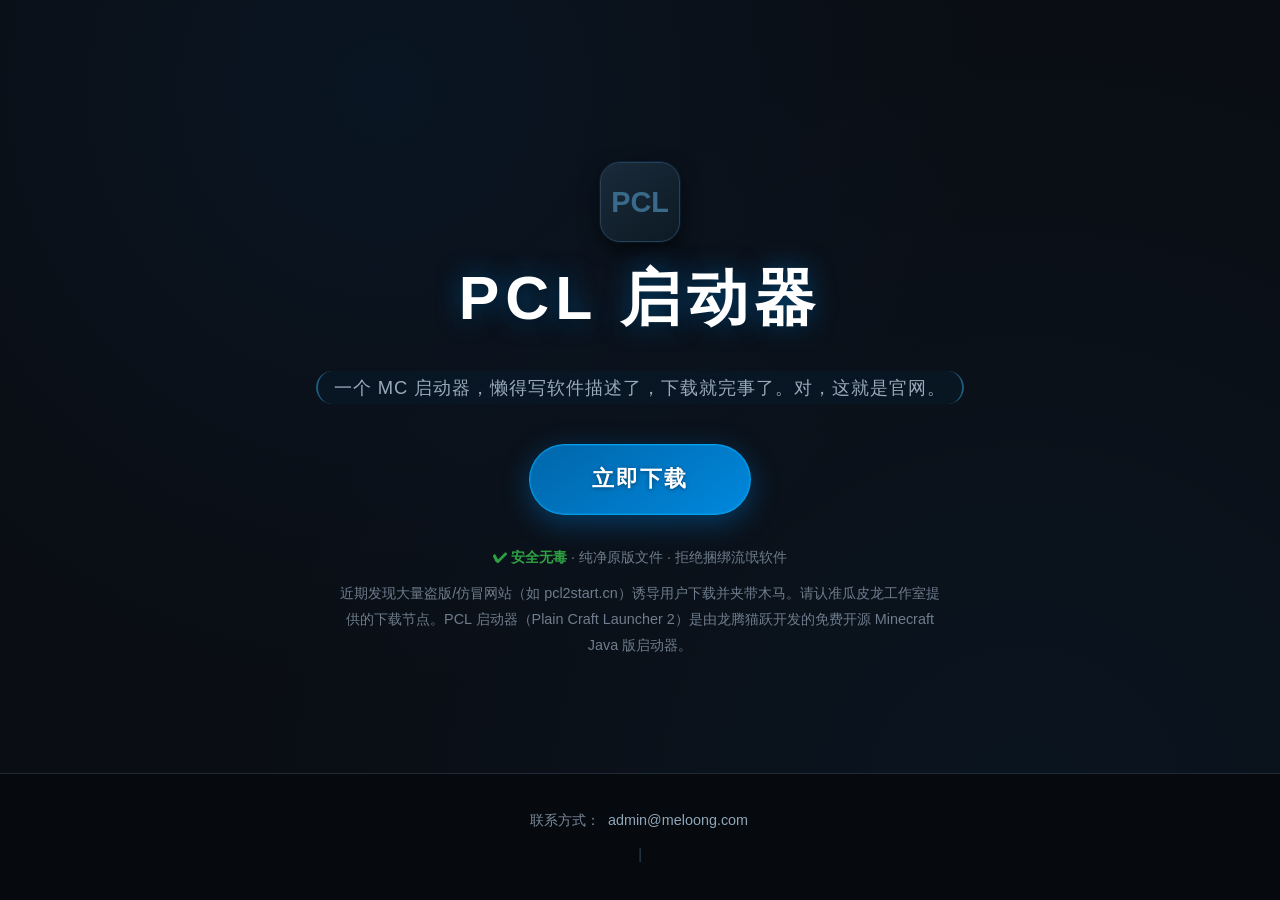
<file: PCL/index.html>
<!DOCTYPE html>
<html lang="zh-CN">
<head>
    <meta charset="UTF-8">
    <meta name="viewport" content="width=device-width, initial-scale=1.0">
    
    <!-- ===== SEO 核心设置 ===== -->
    <title>PCL2 启动器官方下载 - 我的世界免费开源启动器 | 瓜皮龙工作室</title>
    <meta name="description" content="瓜皮龙工作室提供的 PCL 启动器（Plain Craft Launcher 2）纯净下载页。PCL 是由龙腾猫跃开发的一款免费、开源的 Minecraft（我的世界）Java 版启动器，支持多版本管理、模组安装与光影整合包，点击即可安全下载。">
    <meta name="keywords" content="PCL启动器,PCL2下载,我的世界启动器,Minecraft启动器,Plain Craft Launcher,龙腾猫跃">
    
    <link rel="icon" type="image/png" href="/favicon.png">
    
    <style>
        /* ===== 全局重置 & 暗色基调 ===== */
        * {
            box-sizing: border-box;
            margin: 0;
            padding: 0;
        }

        body {
            background-color: #0a0e14;
            background-image: radial-gradient(circle at 30% 10%, rgba(0, 100, 200, 0.08) 0%, transparent 50%),
                              radial-gradient(circle at 80% 90%, rgba(0, 140, 255, 0.05) 0%, transparent 60%);
            color: #c9d1d9;
            font-family: -apple-system, BlinkMacSystemFont, "Segoe UI", Roboto, "Helvetica Neue", sans-serif;
            display: flex;
            flex-direction: column;
            min-height: 100vh;
            line-height: 1.5;
            -webkit-font-smoothing: antialiased;
        }

        /* ===== 主内容区域 ===== */
        .main-content {
            flex: 1;
            display: flex;
            flex-direction: column;
            justify-content: center;
            align-items: center;
            text-align: center;
            padding: 2rem 1.5rem;
            padding-top: 10vh;
        }

        .hero {
            display: flex;
            flex-direction: column;
            align-items: center;
            gap: 0.5rem;
            margin-bottom: 1.5rem;
        }

        /* 图标占位 */
        .logo-placeholder {
            width: 80px;
            height: 80px;
            border-radius: 20px;
            background: linear-gradient(145deg, #1a2a3a, #0d1a24);
            border: 1px solid #2a4055;
            box-shadow: 0 8px 20px rgba(0, 0, 0, 0.6), 0 0 0 1px rgba(0, 150, 255, 0.15);
            display: flex;
            align-items: center;
            justify-content: center;
            color: #3a6a8a;
            font-size: 1.8rem;
            font-weight: 700;
            margin-bottom: 12px;
            transition: box-shadow 0.3s ease;
        }

        .logo-placeholder:hover {
            box-shadow: 0 8px 30px rgba(0, 150, 255, 0.25), 0 0 0 1px #0099ff;
        }

        /* 主标题 */
        h1 {
            font-size: 3.8rem;
            font-weight: 800;
            color: #ffffff;
            letter-spacing: 6px;
            margin: 0;
            text-shadow: 0 0 25px rgba(0, 130, 220, 0.5), 0 4px 12px rgba(0, 0, 0, 0.6);
            line-height: 1.2;
        }

        /* 描述文字 */
        .subtitle {
            font-size: 1.15rem;
            color: #9aa9b9;
            margin-top: 12px;
            margin-bottom: 2.5rem;
            letter-spacing: 1px;
            max-width: 650px;
            padding: 0 1rem;
            font-weight: 400;
            border-left: 2px solid #1e5a7a;
            border-right: 2px solid #1e5a7a;
            background: rgba(0, 40, 70, 0.2);
            border-radius: 30px;
            line-height: 1.8;
        }

        /* 下载按钮 */
        .download-btn {
            display: inline-block;
            padding: 18px 62px;
            font-size: 1.35rem;
            font-weight: 700;
            letter-spacing: 2px;
            color: #ffffff;
            background: linear-gradient(145deg, #0066aa, #0088dd);
            text-decoration: none;
            border-radius: 40px;
            border: 1px solid rgba(0, 180, 255, 0.7);
            box-shadow: 0 8px 28px rgba(0, 120, 210, 0.4), 0 0 0 1px rgba(0, 180, 255, 0.2) inset;
            transition: all 0.25s ease;
            text-shadow: 0 1px 4px rgba(0, 0, 0, 0.4);
            position: relative;
            overflow: hidden;
        }

        .download-btn:hover {
            transform: translateY(-3px);
            box-shadow: 0 12px 34px rgba(0, 140, 255, 0.7), 0 0 0 1px rgba(100, 200, 255, 0.5) inset;
            background: linear-gradient(145deg, #0077cc, #0099ee);
            border-color: #33bbff;
        }

        .download-btn:active {
            transform: translateY(0px);
            box-shadow: 0 4px 15px rgba(0, 110, 200, 0.6);
        }

        .download-btn::after {
            content: "";
            position: absolute;
            top: 0;
            left: -100%;
            width: 100%;
            height: 100%;
            background: linear-gradient(90deg, transparent, rgba(255, 255, 255, 0.15), transparent);
            transition: left 0.5s ease;
        }

        .download-btn:hover::after {
            left: 100%;
        }

        /* 安全提示 & 防伪说明（对搜索引擎极度友好） */
        .security-info {
            margin-top: 30px;
            font-size: 0.9rem;
            color: #6e7c8c;
            max-width: 600px;
            line-height: 1.8;
        }
        
        .security-info p {
            margin-bottom: 10px;
        }
        
        .security-info .highlight {
            color: #2ea043;
            font-weight: 600;
        }

        /* ===== 页脚 ===== */
        footer {
            background-color: #06090e;
            border-top: 1px solid #1e2a36;
            padding: 24px 20px;
            text-align: center;
            font-size: 0.9rem;
            color: #7a8b9c;
            backdrop-filter: blur(2px);
        }

        footer p {
            margin: 10px 0;
            display: flex;
            flex-wrap: wrap;
            align-items: center;
            justify-content: center;
            gap: 8px 6px;
        }

        footer a {
            color: #8fa6b9;
            text-decoration: none;
            transition: color 0.2s ease, text-shadow 0.2s ease;
            padding: 2px 2px;
            border-bottom: 1px dotted transparent;
        }

        footer a:hover {
            color: #3aa3ff;
            text-shadow: 0 0 12px rgba(0, 150, 255, 0.5);
            border-bottom-color: #3aa3ff;
        }

        footer span.divider {
            color: #2f4050;
            margin: 0 6px;
            user-select: none;
        }

        /* 响应式调整 */
        @media (max-width: 600px) {
            h1 {
                font-size: 2.6rem;
                letter-spacing: 3px;
            }

            .subtitle {
                font-size: 1rem;
                border-left: none;
                border-right: none;
                background: transparent;
                padding: 0 0.5rem;
            }

            .download-btn {
                padding: 16px 42px;
                font-size: 1.2rem;
            }

            .logo-placeholder {
                width: 64px;
                height: 64px;
                border-radius: 16px;
                font-size: 1.5rem;
            }

            footer p {
                flex-direction: column;
                gap: 6px;
            }

            footer span.divider {
                display: none;
            }
        }

        ::selection {
            background: rgba(0, 150, 255, 0.35);
            color: #ffffff;
        }
    </style>
</head>
<body>

    <div class="main-content">
        <div class="hero">
            <!-- 图片占位：替换为实际图片，如 <img src="logo.png" ...> -->
            <div class="logo-placeholder" aria-label="PCL 图标">
                <span>PCL</span>
            </div>
            <h1>PCL 启动器</h1>
        </div>

        <p class="subtitle">
            一个 MC 启动器，懒得写软件描述了，下载就完事了。对，这就是官网。
        </p>

        <a href="https://meloong.com/afd/p/0164034c016c11ebafcb52540025c377" 
           class="download-btn" 
           target="_blank" 
           rel="noopener noreferrer">
            立即下载
        </a>

        <!-- 新增：安全提示与防伪声明 -->
        <div class="security-info">
            <p><span class="highlight">✔ 安全无毒</span> · 纯净原版文件 · 拒绝捆绑流氓软件</p>
            <p>近期发现大量盗版/仿冒网站（如 pcl2start.cn）诱导用户下载并夹带木马。请认准瓜皮龙工作室提供的下载节点。PCL 启动器（Plain Craft Launcher 2）是由龙腾猫跃开发的免费开源 Minecraft Java 版启动器。</p>
        </div>
    </div>

    <!-- 修复了原代码中缺失的闭合标签 -->
    <footer>
        <p>
            联系方式：<a href="mailto:admin@meloong.com">admin@meloong.com</a>
        </p>
        <p>
            <!-- 如果你在 GitHub 上，严格来说不需要备案号。但如果保留可以增加正规感，不想要直接删掉这两个 <a> 标签即可 -->
            
            <span class="divider">|</span>
            
        </p>
    </footer>

</body>
</html>
</file>
<file: assets/css/style.css>
/* =========================================================
   红石块工作室 · 技术博客
   GitHub Issues → GitHub Pages
   ========================================================= */

/* ---------- 设计变量：浅色 ---------- */
:root {
  --bg: #f7f6f4;
  --bg-gradient: radial-gradient(900px 420px at 12% -10%, rgba(192, 57, 43, .10), transparent 65%),
                 radial-gradient(760px 380px at 100% 0%, rgba(52, 110, 190, .08), transparent 60%);
  --surface: #ffffff;
  --surface-2: #fbfaf9;
  --border: #e6e2dc;
  --border-strong: #d6d0c8;
  --text: #1f2328;
  --text-soft: #4b5158;
  --text-mute: #828a93;
  --accent: #c0392b;
  --accent-hover: #a52f22;
  --accent-soft: rgba(192, 57, 43, .10);
  --accent-border: rgba(192, 57, 43, .28);
  --link: #1a6fc4;
  --code-bg: #f2efe9;
  --shadow-sm: 0 1px 2px rgba(24, 20, 16, .05), 0 1px 3px rgba(24, 20, 16, .04);
  --shadow-md: 0 6px 18px rgba(24, 20, 16, .07), 0 2px 6px rgba(24, 20, 16, .04);
  --radius: 14px;
  --radius-sm: 9px;
  --wrap: 1080px;
  --header-bg: rgba(255, 255, 255, .82);
  --kbd-bg: #f1eee9;
}

/* ---------- 设计变量：深色 ---------- */
[data-theme="dark"] {
  --bg: #16181c;
  --bg-gradient: radial-gradient(900px 420px at 10% -10%, rgba(214, 78, 60, .16), transparent 62%),
                 radial-gradient(760px 380px at 100% 0%, rgba(70, 130, 220, .12), transparent 60%);
  --surface: #1e2126;
  --surface-2: #23262c;
  --border: #2e333a;
  --border-strong: #3b414a;
  --text: #e8eaed;
  --text-soft: #b9bfc6;
  --text-mute: #8b949e;
  --accent: #e2593f;
  --accent-hover: #f06a51;
  --accent-soft: rgba(226, 89, 63, .14);
  --accent-border: rgba(226, 89, 63, .34);
  --link: #6cb0f5;
  --code-bg: #262a31;
  --shadow-sm: 0 1px 2px rgba(0, 0, 0, .4);
  --shadow-md: 0 8px 24px rgba(0, 0, 0, .45);
  --header-bg: rgba(22, 24, 28, .82);
  --kbd-bg: #2b3037;
}

@media (prefers-color-scheme: dark) {
  :root:not([data-theme="light"]) {
    --bg: #16181c;
    --bg-gradient: radial-gradient(900px 420px at 10% -10%, rgba(214, 78, 60, .16), transparent 62%),
                   radial-gradient(760px 380px at 100% 0%, rgba(70, 130, 220, .12), transparent 60%);
    --surface: #1e2126;
    --surface-2: #23262c;
    --border: #2e333a;
    --border-strong: #3b414a;
    --text: #e8eaed;
    --text-soft: #b9bfc6;
    --text-mute: #8b949e;
    --accent: #e2593f;
    --accent-hover: #f06a51;
    --accent-soft: rgba(226, 89, 63, .14);
    --accent-border: rgba(226, 89, 63, .34);
    --link: #6cb0f5;
    --code-bg: #262a31;
    --shadow-sm: 0 1px 2px rgba(0, 0, 0, .4);
    --shadow-md: 0 8px 24px rgba(0, 0, 0, .45);
    --header-bg: rgba(22, 24, 28, .82);
    --kbd-bg: #2b3037;
  }
}

/* ---------- 基础 ---------- */
* { margin: 0; padding: 0; box-sizing: border-box; }

html { -webkit-text-size-adjust: 100%; scroll-behavior: smooth; }

@media (prefers-reduced-motion: reduce) {
  html { scroll-behavior: auto; }
  *, *::before, *::after { animation-duration: .001ms !important; transition-duration: .001ms !important; }
}

body {
  font-family: "Segoe UI", system-ui, -apple-system, "PingFang SC", "Hiragino Sans GB",
               "Microsoft YaHei", "Noto Sans CJK SC", sans-serif;
  background: var(--bg-gradient), var(--bg);
  background-repeat: no-repeat;
  background-attachment: fixed;
  color: var(--text);
  line-height: 1.7;
  min-height: 100vh;
  display: flex;
  flex-direction: column;
  -webkit-font-smoothing: antialiased;
}

/* 让 hidden 属性在 display:flex/grid 元素上依然生效 */
[hidden] { display: none !important; }

img { max-width: 100%; height: auto; }

a { color: var(--link); text-decoration: none; }
a:hover { text-decoration: underline; }

/* 只控制左右内边距，避免简写覆盖 main / toolbar 的上下留白 */
.wrap {
  width: 100%;
  max-width: var(--wrap);
  margin: 0 auto;
  padding-left: 24px;
  padding-right: 24px;
}

.skip-link {
  position: absolute;
  left: -9999px;
  top: 0;
  background: var(--accent);
  color: #fff;
  padding: .6rem 1rem;
  z-index: 100;
  border-radius: 0 0 8px 0;
}
.skip-link:focus { left: 0; }

:focus-visible {
  outline: 2px solid var(--accent);
  outline-offset: 2px;
  border-radius: 4px;
}

/* ---------- 按钮 ---------- */
.btn {
  display: inline-flex;
  align-items: center;
  justify-content: center;
  gap: .45rem;
  border: 1px solid transparent;
  border-radius: 999px;
  padding: .5rem 1rem;
  font-size: .875rem;
  font-weight: 600;
  font-family: inherit;
  cursor: pointer;
  transition: background .18s, border-color .18s, color .18s, transform .18s;
  text-decoration: none;
  white-space: nowrap;
}
.btn:hover { text-decoration: none; }
.btn:active { transform: translateY(1px); }

.btn-primary {
  background: var(--accent);
  color: #fff;
  border-color: var(--accent);
}
.btn-primary:hover { background: var(--accent-hover); border-color: var(--accent-hover); }

.btn-ghost {
  background: var(--surface);
  color: var(--text-soft);
  border-color: var(--border);
}
.btn-ghost:hover {
  color: var(--text);
  border-color: var(--border-strong);
  background: var(--surface-2);
}

.icon-btn {
  display: inline-flex;
  align-items: center;
  justify-content: center;
  width: 38px;
  height: 38px;
  border-radius: 50%;
  border: 1px solid var(--border);
  background: var(--surface);
  color: var(--text-soft);
  cursor: pointer;
  transition: background .18s, color .18s, border-color .18s;
}
.icon-btn:hover { color: var(--text); border-color: var(--border-strong); }
.icon-btn .i-moon { display: none; }
[data-theme="dark"] .icon-btn .i-sun { display: none; }
[data-theme="dark"] .icon-btn .i-moon { display: block; }
@media (prefers-color-scheme: dark) {
  :root:not([data-theme="light"]) .icon-btn .i-sun { display: none; }
  :root:not([data-theme="light"]) .icon-btn .i-moon { display: block; }
}

/* ---------- 头部 ---------- */
.site-header {
  position: sticky;
  top: 0;
  z-index: 30;
  background: var(--header-bg);
  backdrop-filter: saturate(150%) blur(12px);
  -webkit-backdrop-filter: saturate(150%) blur(12px);
  border-bottom: 1px solid var(--border);
}

.header-inner {
  display: flex;
  align-items: center;
  justify-content: space-between;
  gap: 1rem;
  min-height: 66px;
}

.brand {
  display: inline-flex;
  align-items: center;
  gap: .7rem;
  color: var(--text);
  text-decoration: none;
  min-width: 0;
}
.brand:hover { text-decoration: none; }
.brand-mark {
  display: inline-flex;
  filter: drop-shadow(0 3px 6px rgba(192, 57, 43, .25));
  flex: none;
}
.brand-text { display: flex; flex-direction: column; line-height: 1.25; min-width: 0; }
.brand-name { font-size: 1.02rem; font-weight: 700; letter-spacing: .01em; }
.brand-sub { font-size: .72rem; color: var(--text-mute); letter-spacing: .04em; }

.header-actions { display: flex; align-items: center; gap: .6rem; }

/* ---------- 工具栏（标签 + 搜索） ---------- */
.toolbar {
  position: sticky;
  top: 66px;
  z-index: 20;
  background: var(--header-bg);
  backdrop-filter: saturate(150%) blur(12px);
  -webkit-backdrop-filter: saturate(150%) blur(12px);
  border-bottom: 1px solid var(--border);
}

.toolbar-inner {
  display: flex;
  align-items: center;
  justify-content: space-between;
  gap: 1rem;
  min-height: 56px;
  padding-top: .5rem;
  padding-bottom: .5rem;
}

.chips { display: flex; gap: .4rem; flex-wrap: wrap; min-width: 0; }

.chip {
  border: 1px solid var(--border);
  background: transparent;
  color: var(--text-soft);
  border-radius: 999px;
  padding: .3rem .85rem;
  font-size: .82rem;
  font-weight: 600;
  font-family: inherit;
  cursor: pointer;
  transition: all .16s;
  white-space: nowrap;
}
.chip:hover { border-color: var(--border-strong); color: var(--text); }
.chip[aria-pressed="true"] {
  background: var(--accent);
  border-color: var(--accent);
  color: #fff;
}
.chip .chip-count {
  font-size: .72rem;
  opacity: .7;
  margin-left: .3rem;
  font-variant-numeric: tabular-nums;
}

.search {
  position: relative;
  display: flex;
  align-items: center;
  flex: none;
  width: 260px;
  max-width: 100%;
}
.search svg {
  position: absolute;
  left: .8rem;
  color: var(--text-mute);
  pointer-events: none;
}
.search input {
  width: 100%;
  font-family: inherit;
  font-size: .875rem;
  color: var(--text);
  background: var(--surface);
  border: 1px solid var(--border);
  border-radius: 999px;
  padding: .5rem 2.4rem .5rem 2.3rem;
  transition: border-color .18s, box-shadow .18s;
  appearance: none;
}
.search input::placeholder { color: var(--text-mute); }
.search input:focus {
  outline: none;
  border-color: var(--accent-border);
  box-shadow: 0 0 0 3px var(--accent-soft);
}
.search input::-webkit-search-cancel-button { cursor: pointer; }
.search kbd {
  position: absolute;
  right: .55rem;
  font-family: inherit;
  font-size: .7rem;
  color: var(--text-mute);
  background: var(--kbd-bg);
  border: 1px solid var(--border);
  border-radius: 5px;
  padding: 0 .3rem;
  line-height: 1.5;
}

/* ---------- 主区域 ---------- */
main { flex: 1; padding: 2.2rem 0 4rem; }

/* 头图 / 简介 */
.hero {
  padding: .4rem 0 2rem;
  max-width: 720px;
}
.hero h1 {
  font-size: clamp(1.7rem, 4vw, 2.35rem);
  line-height: 1.25;
  letter-spacing: -.01em;
  font-weight: 800;
}
.hero h1::after {
  content: "";
  display: block;
  width: 46px;
  height: 4px;
  border-radius: 4px;
  margin-top: .8rem;
  background: linear-gradient(90deg, var(--accent), #e79a6a);
}
.hero p {
  margin-top: 1rem;
  color: var(--text-soft);
  font-size: 1rem;
}
.hero-stats {
  display: flex;
  flex-wrap: wrap;
  gap: .5rem 1.4rem;
  margin-top: 1.1rem;
  font-size: .84rem;
  color: var(--text-mute);
}
.hero-stats strong { color: var(--text); font-variant-numeric: tabular-nums; }

/* ---------- 文章卡片 ---------- */
.posts-grid {
  display: grid;
  grid-template-columns: repeat(auto-fill, minmax(320px, 1fr));
  gap: 1.15rem;
}

.post-card {
  position: relative;
  display: flex;
  flex-direction: column;
  background: var(--surface);
  border: 1px solid var(--border);
  border-radius: var(--radius);
  overflow: hidden;
  box-shadow: var(--shadow-sm);
  transition: transform .18s ease, box-shadow .18s ease, border-color .18s ease;
  color: inherit;
  text-decoration: none;
}
.post-card:hover {
  transform: translateY(-3px);
  box-shadow: var(--shadow-md);
  border-color: var(--border-strong);
  text-decoration: none;
}
.post-card:focus-visible { transform: translateY(-3px); }

/* 顶部一条渐变高光，hover 时展开 */
.post-card::after {
  content: "";
  position: absolute;
  inset: 0 0 auto 0;
  height: 3px;
  border-radius: var(--radius) var(--radius) 0 0;
  background: linear-gradient(90deg, var(--accent), #e79a6a);
  transform: scaleX(0);
  transform-origin: left;
  transition: transform .28s ease;
}
.post-card:hover::after,
.post-card:focus-visible::after { transform: scaleX(1); }

.card-body {
  padding: 1.15rem 1.25rem 1rem;
  display: flex;
  flex-direction: column;
  gap: .6rem;
  flex: 1;
}

.card-labels { display: flex; flex-wrap: wrap; gap: .35rem; }

.label {
  display: inline-flex;
  align-items: center;
  gap: .3rem;
  font-size: .72rem;
  font-weight: 600;
  line-height: 1.6;
  padding: .1rem .55rem;
  border-radius: 999px;
  border: 1px solid var(--border);
  color: var(--text-soft);
  background: var(--surface-2);
  white-space: nowrap;
}
.label .dot {
  width: 7px;
  height: 7px;
  border-radius: 50%;
  background: currentColor;
  flex: none;
}
.label.state-open { color: #1a7f37; border-color: rgba(26, 127, 55, .3); background: rgba(26, 127, 55, .08); }
.label.state-closed { color: var(--text-mute); border-color: var(--border); background: var(--surface-2); text-decoration: line-through; }

.card-title {
  font-size: 1.08rem;
  font-weight: 700;
  line-height: 1.45;
  color: var(--text);
  display: -webkit-box;
  -webkit-line-clamp: 2;
  -webkit-box-orient: vertical;
  overflow: hidden;
  word-break: break-word;
}

.card-excerpt {
  color: var(--text-soft);
  font-size: .875rem;
  line-height: 1.65;
  display: -webkit-box;
  -webkit-line-clamp: 3;
  -webkit-box-orient: vertical;
  overflow: hidden;
  word-break: break-word;
  flex: 1;
}

.card-foot {
  display: flex;
  align-items: center;
  justify-content: space-between;
  gap: .6rem;
  padding-top: .7rem;
  margin-top: .1rem;
  border-top: 1px dashed var(--border);
  font-size: .76rem;
  color: var(--text-mute);
}
.card-foot .meta-item { display: inline-flex; align-items: center; gap: .3rem; }

/* ---------- 状态区 ---------- */
.state { text-align: center; padding: 3rem 1rem; color: var(--text-soft); }
.state-text { font-size: .95rem; }
.state-hint { font-size: .8rem; color: var(--text-mute); margin-top: .5rem; word-break: break-word; }
.state .btn { margin-top: 1rem; }

.skeleton-grid {
  display: grid;
  grid-template-columns: repeat(auto-fill, minmax(320px, 1fr));
  gap: 1.15rem;
  margin-bottom: 1.2rem;
}
.skeleton {
  height: 210px;
  border-radius: var(--radius);
  border: 1px solid var(--border);
  background: linear-gradient(100deg, var(--surface) 30%, var(--surface-2) 50%, var(--surface) 70%);
  background-size: 220% 100%;
  animation: shimmer 1.4s infinite linear;
}
@keyframes shimmer {
  from { background-position: 180% 0; }
  to { background-position: -60% 0; }
}

.load-more-wrap { display: flex; justify-content: center; margin-top: 2rem; }

/* ---------- 文章详情 ---------- */
.post-view { max-width: 780px; margin: 0 auto; }

.back-link {
  display: inline-flex;
  align-items: center;
  gap: .35rem;
  font-size: .85rem;
  font-weight: 600;
  color: var(--text-soft);
  margin-bottom: 1.4rem;
  padding: .35rem .7rem .35rem .4rem;
  border-radius: 999px;
  transition: background .18s, color .18s;
}
.back-link:hover { background: var(--surface); color: var(--text); text-decoration: none; }

.post-head { padding-bottom: 1.4rem; border-bottom: 1px solid var(--border); }
.post-labels { display: flex; flex-wrap: wrap; gap: .4rem; margin-bottom: .8rem; }
.post-title {
  font-size: clamp(1.5rem, 3.6vw, 2.1rem);
  line-height: 1.3;
  font-weight: 800;
  letter-spacing: -.01em;
  word-break: break-word;
}
.post-meta {
  display: flex;
  flex-wrap: wrap;
  gap: .3rem 1.1rem;
  margin-top: .95rem;
  font-size: .82rem;
  color: var(--text-mute);
}
.post-meta .meta-item { display: inline-flex; align-items: center; gap: .35rem; }

/* 目录 */
.toc {
  margin-top: 1.6rem;
  border: 1px solid var(--border);
  background: var(--surface);
  border-radius: var(--radius-sm);
  padding: .2rem .95rem;
  box-shadow: var(--shadow-sm);
}
.toc summary {
  cursor: pointer;
  font-weight: 700;
  font-size: .86rem;
  padding: .65rem 0;
  color: var(--text-soft);
  user-select: none;
}
.toc ol { margin: .2rem 0 .8rem 1.1rem; }
.toc li { margin: .25rem 0; font-size: .86rem; }
.toc li.lv3 { margin-left: 1rem; font-size: .83rem; }
.toc a { color: var(--text-soft); }
.toc a:hover { color: var(--accent); }

/* Markdown 正文 */
.markdown-body {
  padding: 1.8rem 0 .5rem;
  font-size: 1rem;
  line-height: 1.85;
  color: var(--text);
  overflow-wrap: break-word;
  word-break: break-word;
}
.markdown-body > *:first-child { margin-top: 0; }
.markdown-body h1,
.markdown-body h2,
.markdown-body h3,
.markdown-body h4 {
  line-height: 1.35;
  font-weight: 750;
  margin: 2rem 0 .8rem;
  scroll-margin-top: 90px;
}
.markdown-body h1 { font-size: 1.55rem; }
.markdown-body h2 {
  font-size: 1.3rem;
  padding-bottom: .4rem;
  border-bottom: 1px solid var(--border);
}
.markdown-body h3 { font-size: 1.1rem; }
.markdown-body h4 { font-size: 1rem; }
.markdown-body p { margin: .9rem 0; }
.markdown-body a { color: var(--link); text-decoration: underline; text-underline-offset: 2px; }
.markdown-body a:hover { color: var(--accent); }
.markdown-body ul,
.markdown-body ol { margin: .9rem 0 .9rem 1.4rem; }
.markdown-body li { margin: .35rem 0; }
.markdown-body li > p { margin: .3rem 0; }

.markdown-body blockquote {
  margin: 1.1rem 0;
  padding: .7rem 1rem;
  border-left: 3px solid var(--accent);
  background: var(--accent-soft);
  border-radius: 0 var(--radius-sm) var(--radius-sm) 0;
  color: var(--text-soft);
}
.markdown-body blockquote p { margin: .3rem 0; }

.markdown-body code {
  font-family: "Cascadia Code", "JetBrains Mono", Consolas, "Courier New", monospace;
  font-size: .88em;
  background: var(--code-bg);
  padding: .12em .4em;
  border-radius: 5px;
  border: 1px solid var(--border);
}
.markdown-body pre {
  background: var(--code-bg);
  border: 1px solid var(--border);
  border-radius: var(--radius-sm);
  padding: 1rem 1.1rem;
  overflow-x: auto;
  margin: 1.1rem 0;
  line-height: 1.6;
}
.markdown-body pre code {
  background: none;
  border: 0;
  padding: 0;
  font-size: .86rem;
  white-space: pre;
}

.markdown-body img {
  display: block;
  max-width: 100%;
  border-radius: var(--radius-sm);
  border: 1px solid var(--border);
  margin: 1.2rem auto;
  cursor: zoom-in;
  background: var(--surface-2);
}

.markdown-body hr {
  border: 0;
  border-top: 1px solid var(--border);
  margin: 2rem 0;
}

.markdown-body table {
  width: 100%;
  border-collapse: collapse;
  margin: 1.2rem 0;
  font-size: .9rem;
  display: block;
  overflow-x: auto;
}
.markdown-body th,
.markdown-body td {
  border: 1px solid var(--border);
  padding: .5rem .75rem;
  text-align: left;
}
.markdown-body th { background: var(--surface-2); font-weight: 700; }

.markdown-body details {
  border: 1px solid var(--border);
  border-radius: var(--radius-sm);
  padding: .6rem .9rem;
  margin: 1.1rem 0;
  background: var(--surface);
}
.markdown-body summary {
  cursor: pointer;
  font-weight: 600;
  color: var(--text-soft);
}

.markdown-body kbd {
  font-family: inherit;
  font-size: .82em;
  border: 1px solid var(--border-strong);
  border-bottom-width: 2px;
  border-radius: 4px;
  padding: .05em .35em;
  background: var(--surface-2);
}

/* 文末 */
.post-foot { margin-top: 2.2rem; padding-top: 1.4rem; border-top: 1px solid var(--border); }
.post-actions { display: flex; flex-wrap: wrap; gap: .6rem; }

.post-nav {
  display: grid;
  grid-template-columns: 1fr 1fr;
  gap: .8rem;
  margin-top: 1.6rem;
}
.post-nav a {
  display: flex;
  flex-direction: column;
  gap: .2rem;
  padding: .85rem 1rem;
  border: 1px solid var(--border);
  border-radius: var(--radius-sm);
  background: var(--surface);
  color: var(--text);
  text-decoration: none;
  transition: border-color .18s, box-shadow .18s;
  min-width: 0;
}
.post-nav a:hover { border-color: var(--border-strong); box-shadow: var(--shadow-sm); text-decoration: none; }
.post-nav .nav-label { font-size: .72rem; color: var(--text-mute); }
.post-nav .nav-title {
  font-size: .86rem;
  font-weight: 600;
  overflow: hidden;
  text-overflow: ellipsis;
  white-space: nowrap;
}
.post-nav .next { text-align: right; align-items: flex-end; }

/* ---------- 评论区 ---------- */
.comments {
  margin-top: 2.4rem;
  padding-top: 1.6rem;
  border-top: 1px solid var(--border);
}

.comments-head {
  display: flex;
  align-items: center;
  gap: .55rem;
  font-size: 1.05rem;
  font-weight: 750;
}

.comments-count {
  font-size: .72rem;
  font-weight: 600;
  color: var(--accent);
  background: var(--accent-soft);
  border: 1px solid var(--accent-border);
  border-radius: 999px;
  padding: .05rem .5rem;
  font-variant-numeric: tabular-nums;
}

.comment-list {
  list-style: none;
  margin: 1rem 0 0;
  padding: 0;
  display: flex;
  flex-direction: column;
  gap: .8rem;
}

.comment {
  border: 1px solid var(--border);
  background: var(--surface);
  border-radius: var(--radius-sm);
  padding: .9rem 1rem;
  box-shadow: var(--shadow-sm);
}

.comment-head {
  display: flex;
  align-items: center;
  gap: .55rem;
  margin-bottom: .45rem;
}

.comment-avatar {
  width: 28px;
  height: 28px;
  border-radius: 50%;
  border: 1px solid var(--border);
  background: var(--code-bg);
  object-fit: cover;
  flex: none;
}

.comment-avatar-fallback {
  display: inline-block;
  background: linear-gradient(135deg, var(--accent-soft), var(--code-bg));
}

.comment-author {
  font-size: .88rem;
  font-weight: 650;
  color: var(--text);
}

.comment-time {
  margin-left: auto;
  font-size: .74rem;
  color: var(--text-mute);
  white-space: nowrap;
}

.comment-permalink {
  font-size: .8rem;
  color: var(--text-mute);
  opacity: .5;
  text-decoration: none;
}
.comment-permalink:hover { opacity: 1; color: var(--accent); text-decoration: none; }

.comment-body.markdown-body {
  padding: 0;
  font-size: .92rem;
  line-height: 1.75;
}
.comment-body > *:first-child { margin-top: 0; }
.comment-body > *:last-child { margin-bottom: 0; }
.comment-body h1,
.comment-body h2,
.comment-body h3,
.comment-body h4 {
  margin: .8rem 0 .4rem;
  padding: 0;
  border: 0;
  font-size: 1rem;
}
.comment-body p { margin: .45rem 0; }
.comment-body img { margin: .6rem 0; max-height: 420px; object-fit: contain; }
.comment-body pre { margin: .6rem 0; }

.comments-note {
  margin-top: .9rem;
  font-size: .85rem;
  color: var(--text-mute);
}

.comments-cta {
  margin-top: .9rem;
  font-size: .84rem;
}
.comments-cta a { color: var(--text-soft); font-weight: 600; }
.comments-cta a:hover { color: var(--accent); }

/* 阅读进度条 */
.reading-progress {
  position: fixed;
  left: 0;
  right: 0;
  top: 0;
  height: 3px;
  z-index: 60;
  background: transparent;
  pointer-events: none;
}
.reading-progress div {
  height: 100%;
  width: 0;
  background: linear-gradient(90deg, var(--accent), #e79a6a);
  transition: width .08s linear;
}

/* ---------- 页脚 ---------- */
.site-footer {
  border-top: 1px solid var(--border);
  background: var(--header-bg);
  backdrop-filter: blur(8px);
  padding: 1.6rem 0;
  margin-top: auto;
}
.footer-inner { display: flex; flex-direction: column; gap: .4rem; text-align: center; }
.footer-main { font-size: .84rem; color: var(--text-soft); }
.footer-sub { font-size: .78rem; color: var(--text-mute); }

/* ---------- 图片灯箱 ---------- */
.lightbox {
  position: fixed;
  inset: 0;
  z-index: 90;
  background: rgba(10, 10, 12, .86);
  display: flex;
  align-items: center;
  justify-content: center;
  padding: 2rem;
  cursor: zoom-out;
  animation: fadeIn .16s ease;
}
.lightbox[hidden] { display: none; }
.lightbox img {
  max-width: 100%;
  max-height: 100%;
  border-radius: 8px;
  box-shadow: 0 20px 60px rgba(0, 0, 0, .5);
  cursor: zoom-out;
}
.lightbox-close {
  position: absolute;
  top: 1rem;
  right: 1.2rem;
  width: 40px;
  height: 40px;
  border-radius: 50%;
  border: 1px solid rgba(255, 255, 255, .25);
  background: rgba(255, 255, 255, .1);
  color: #fff;
  font-size: 1.5rem;
  line-height: 1;
  cursor: pointer;
}
.lightbox-close:hover { background: rgba(255, 255, 255, .2); }

@keyframes fadeIn {
  from { opacity: 0; }
  to { opacity: 1; }
}

/* ---------- 响应式 ---------- */
@media (max-width: 820px) {
  .toolbar { top: 62px; }
  .header-inner { min-height: 62px; }
  .toolbar-inner { flex-wrap: wrap; gap: .6rem; }
  .search { width: 100%; }
  main { padding-top: 1.6rem; }
}

@media (max-width: 560px) {
  .wrap { padding-left: 16px; padding-right: 16px; }
  .brand-sub { display: none; }
  .brand-name { font-size: .95rem; }
  .header-actions .btn-ghost span { display: none; }
  .header-actions .btn-ghost { padding: .5rem .65rem; }
  .posts-grid, .skeleton-grid { grid-template-columns: 1fr; }
  .hero { padding-bottom: 1.5rem; }
  .hero p { font-size: .92rem; }
  .post-nav { grid-template-columns: 1fr; }
  .post-nav .next { text-align: left; align-items: flex-start; }
  .markdown-body { font-size: .95rem; }
  .search kbd { display: none; }
  .comment-head { flex-wrap: wrap; }
  .comment-time { margin-left: 0; width: 100%; }
  .comment-permalink { display: none; }
}

/* ---------- 打印 ---------- */
@media print {
  .site-header, .toolbar, .site-footer, .post-actions, .post-nav,
  .reading-progress, .back-link, .toc { display: none !important; }
  body { background: #fff; }
  .markdown-body { padding: 0; }
}
</file>
<file: Mosslight-Launcher/assets/css/site.css>
/* ==========================================================================
   Mosslight Launcher 2 · 官网样式
   Design tokens 来自 docs/palette.json（dark）。
   背景光场的运动轨迹取自 FirstLogonAnim.html，RGB 已重映射到强调色族。
   ========================================================================== */

:root {
  --bg-0: #0b0c0e;
  --bg-1: #0f1012;
  --bg-2: #16171a;
  --card: #212226;
  --card-soft: rgba(25, 27, 30, 0.62);
  --text: #e9e9ec;
  --text-2: #d8d8dc;
  --muted: #a0a1a7;
  --faint: #6e7076;
  --line: rgba(233, 233, 236, 0.08);
  --line-2: rgba(233, 233, 236, 0.14);
  --line-3: rgba(233, 233, 236, 0.22);

  --accent: #5ec269;
  --accent-rgb: 94, 194, 105;
  --accent-fill: #3f8f4b;
  --accent-fill-rgb: 63, 143, 75;
  --accent-fill-hover: #4da25a;
  --accent-fill-pressed: #357d40;
  --accent-text: #8fd49a;
  --accent-text-strong: #b6f0bf;
  --accent-strong-rgb: 182, 240, 191;
  --accent-bg: #24361f;
  --accent-border: #37522f;
  --on-accent: #ffffff;

  --warn: #e0b341;
  --warn-bg: #33290f;
  --danger: #e0575f;

  --radius: 10px;
  --radius-lg: 14px;
  --container: 1240px;
  --gutter: clamp(20px, 4vw, 32px);
  --header-h: 72px;

  --mono: "Cascadia Code", "Cascadia Mono", "SFMono-Regular", Consolas, "Liberation Mono", monospace;
  --sans: "Segoe UI Variable Text", "Segoe UI", "Microsoft YaHei UI", "Microsoft YaHei", "PingFang SC", "Noto Sans SC", sans-serif;
  --display: "Segoe UI Variable Display", "Segoe UI", "Microsoft YaHei UI", "Microsoft YaHei", "PingFang SC", "Noto Sans SC", sans-serif;

  --ease: cubic-bezier(0.22, 0.61, 0.36, 1);
  --ease-out: cubic-bezier(0.16, 1, 0.3, 1);
}

/* --------------------------------------------------------------------------
   Base
   -------------------------------------------------------------------------- */

*,
*::before,
*::after {
  box-sizing: border-box;
}

html {
  scroll-behavior: smooth;
  scroll-padding-top: calc(var(--header-h) + 24px);
  -webkit-text-size-adjust: 100%;
}

body {
  margin: 0;
  min-width: 320px;
  overflow-x: clip;
  background: var(--bg-0);
  color: var(--text);
  font-family: var(--sans);
  font-size: 16px;
  line-height: 1.6;
  -webkit-font-smoothing: antialiased;
  -moz-osx-font-smoothing: grayscale;
  font-synthesis: none;
}

body.nav-open {
  overflow: hidden;
}

::selection {
  background: rgba(var(--accent-rgb), 0.32);
  color: #ffffff;
}

::-webkit-scrollbar {
  width: 11px;
  height: 11px;
}

::-webkit-scrollbar-track {
  background: var(--bg-0);
}

::-webkit-scrollbar-thumb {
  border: 3px solid var(--bg-0);
  border-radius: 99px;
  background: #303238;
}

::-webkit-scrollbar-thumb:hover {
  background: #44474f;
}

h1,
h2,
h3,
h4,
p,
ul,
ol,
figure {
  margin: 0;
}

h1,
h2,
h3,
h4 {
  font-family: var(--display);
  font-weight: 600;
  line-height: 1.15;
  letter-spacing: -0.03em;
}

ul,
ol {
  padding: 0;
  list-style: none;
}

a {
  color: inherit;
  text-decoration: none;
}

button {
  font: inherit;
}

img,
svg {
  display: block;
}

img {
  max-width: 100%;
}

code {
  padding: 1px 5px;
  border: 1px solid #2e3034;
  border-radius: 4px;
  background: #1b1d20;
  color: var(--text-2);
  font-family: var(--mono);
  font-size: 0.92em;
  white-space: nowrap;
}

.icon {
  width: 18px;
  height: 18px;
  flex: none;
}

.sr-only {
  position: absolute !important;
  width: 1px;
  height: 1px;
  padding: 0;
  margin: -1px;
  overflow: hidden;
  clip: rect(0, 0, 0, 0);
  white-space: nowrap;
  border: 0;
}

.skip-link {
  position: fixed;
  top: 12px;
  left: 12px;
  z-index: 200;
  padding: 10px 16px;
  border: 1px solid var(--accent-border);
  border-radius: 8px;
  background: var(--accent-bg);
  color: var(--accent-text-strong);
  font-size: 13px;
  transform: translateY(-160%);
  transition: transform 0.2s var(--ease);
}

.skip-link:focus {
  transform: translateY(0);
}

:focus-visible {
  outline: 2px solid var(--accent);
  outline-offset: 3px;
}

.container {
  width: 100%;
  max-width: calc(var(--container) + var(--gutter) * 2);
  margin-inline: auto;
  padding-inline: var(--gutter);
}

.site-header,
main,
.site-footer {
  position: relative;
  z-index: 1;
}

/* --------------------------------------------------------------------------
   Background light field — adapted from FirstLogonAnim.html
   -------------------------------------------------------------------------- */

.light-field {
  position: fixed;
  inset: 0;
  z-index: 0;
  overflow: hidden;
  pointer-events: none;
  background:
    radial-gradient(1100px 800px at 68% -14%, rgba(var(--accent-rgb), 0.075), transparent 62%),
    radial-gradient(900px 700px at 8% 4%, rgba(var(--accent-fill-rgb), 0.055), transparent 64%),
    linear-gradient(180deg, #0f1012 0%, #0b0c0e 68%);
}

.light-field::before {
  content: "";
  position: absolute;
  inset: -20% -10% auto;
  height: 80%;
  background: radial-gradient(48% 50% at 58% 38%, rgba(var(--accent-rgb), 0.085), transparent 72%);
  filter: blur(10px);
}

.orb {
  position: absolute;
  border-radius: 50%;
  opacity: 0.85;
  mix-blend-mode: screen;
  will-change: transform, width, height;
}

.orb-1 {
  left: 30vw;
  top: 25vh;
  width: 30vw;
  height: 30vw;
  background: radial-gradient(50% 50% at 50% 50%, rgba(var(--accent-rgb), 0.225) 15.62%, rgba(var(--accent-rgb), 0) 100%);
  animation: circle1Path 12s infinite alternate, fadeCircleIn 1332ms ease-out both;
}

.orb-2 {
  left: 45vw;
  top: 30vh;
  width: 20vw;
  height: 20vw;
  background: radial-gradient(50% 50% at 50% 50%, rgba(var(--accent-fill-rgb), 0.22) 15.62%, rgba(var(--accent-fill-rgb), 0) 100%);
  animation: circle2Path 11.5s infinite alternate, fadeCircleIn 1332ms ease-out both;
}

.orb-3 {
  left: 35vw;
  top: 30vh;
  width: 20vw;
  height: 20vw;
  background: radial-gradient(50% 50% at 50% 50%, rgba(var(--accent-strong-rgb), 0.12) 15.62%, rgba(var(--accent-strong-rgb), 0) 100%);
  animation: circle3Path 15s infinite alternate, fadeCircleIn 1332ms ease-out both;
}

@keyframes circle1Path {
  0% { transform: translate(0, 0); width: 30vw; height: 30vw; }
  100% { transform: translate(0, -35vh); width: 80vw; height: 80vw; }
}

@keyframes circle2Path {
  0% { transform: translate(0, 0); width: 20vw; height: 20vw; }
  100% { transform: translate(-45vw, -40vh); width: 80vw; height: 80vw; }
}

@keyframes circle3Path {
  0% { transform: translate(0, 0); width: 20vw; height: 20vw; }
  100% { transform: translate(-55vw, -80vh); width: 120vw; height: 120vw; }
}

@keyframes fadeCircleIn {
  0% { opacity: 0; }
  100% { opacity: 0.85; }
}

.field-grid {
  position: absolute;
  inset: 0;
  background-image:
    linear-gradient(to right, rgba(255, 255, 255, 0.028) 1px, transparent 1px),
    linear-gradient(to bottom, rgba(255, 255, 255, 0.028) 1px, transparent 1px);
  background-size: 72px 72px;
  -webkit-mask-image: radial-gradient(ellipse 72% 55% at 50% 0%, #000 10%, transparent 76%);
  mask-image: radial-gradient(ellipse 72% 55% at 50% 0%, #000 10%, transparent 76%);
}

.field-noise {
  position: absolute;
  inset: 0;
  opacity: 0.035;
  mix-blend-mode: overlay;
  background-image: url("data:image/svg+xml,%3Csvg xmlns='http://www.w3.org/2000/svg' width='160' height='160'%3E%3Cfilter id='n'%3E%3CfeTurbulence type='fractalNoise' baseFrequency='.82' numOctaves='3' stitchTiles='stitch'/%3E%3C/filter%3E%3Crect width='100%25' height='100%25' filter='url(%23n)' opacity='.65'/%3E%3C/svg%3E");
}

.field-vignette {
  position: absolute;
  inset: 0;
  background:
    radial-gradient(ellipse 90% 70% at 50% 30%, transparent 35%, rgba(9, 10, 12, 0.52) 100%),
    linear-gradient(180deg, rgba(9, 10, 12, 0.06) 0%, transparent 28%, rgba(9, 10, 12, 0.30) 100%);
}

/* --------------------------------------------------------------------------
   Buttons / links / pills
   -------------------------------------------------------------------------- */

.btn {
  position: relative;
  display: inline-flex;
  align-items: center;
  justify-content: center;
  gap: 9px;
  height: 44px;
  padding: 0 18px;
  overflow: hidden;
  border: 1px solid transparent;
  border-radius: 9px;
  font-family: var(--sans);
  font-size: 13.5px;
  font-weight: 600;
  line-height: 1;
  white-space: nowrap;
  cursor: pointer;
  isolation: isolate;
  transition:
    background-color 0.25s var(--ease),
    border-color 0.25s var(--ease),
    color 0.25s var(--ease),
    box-shadow 0.25s var(--ease),
    transform 0.25s var(--ease);
}

.btn::before {
  content: "";
  position: absolute;
  inset: 0;
  z-index: -1;
  background: linear-gradient(180deg, rgba(255, 255, 255, 0.14), transparent 58%);
  pointer-events: none;
}

.btn .icon {
  width: 17px;
  height: 17px;
}

.btn-tail {
  width: 14px !important;
  height: 14px !important;
  opacity: 0.55;
  transition: transform 0.25s var(--ease), opacity 0.25s var(--ease);
}

.btn:hover .btn-tail {
  transform: translate(2px, -2px);
  opacity: 1;
}

.btn-primary {
  border-color: rgba(255, 255, 255, 0.10);
  background: var(--accent-fill);
  color: var(--on-accent);
  box-shadow:
    inset 0 1px 0 rgba(255, 255, 255, 0.14),
    0 12px 32px -14px rgba(var(--accent-rgb), 0.72);
}

.btn-primary:hover {
  background: var(--accent-fill-hover);
  color: var(--on-accent);
  transform: translateY(-1px);
  box-shadow:
    inset 0 1px 0 rgba(255, 255, 255, 0.18),
    0 18px 42px -16px rgba(var(--accent-rgb), 0.72);
}

.btn-primary:active {
  background: var(--accent-fill-pressed);
  transform: translateY(0);
}

.btn-ghost {
  border-color: var(--line-2);
  background: rgba(255, 255, 255, 0.035);
  color: var(--text);
  backdrop-filter: blur(8px);
}

.btn-ghost:hover {
  border-color: rgba(var(--accent-rgb), 0.38);
  background: rgba(255, 255, 255, 0.065);
  color: #ffffff;
  transform: translateY(-1px);
}

.btn-small {
  height: 36px;
  padding: 0 13px;
  gap: 7px;
  border-radius: 8px;
  font-size: 12.5px;
}

.btn-small .icon {
  width: 15px;
  height: 15px;
}

.btn-lg {
  height: 50px;
  padding: 0 22px;
  border-radius: 10px;
  font-size: 14px;
}

.btn-xl {
  height: 54px;
  padding: 0 24px;
  border-radius: 10px;
  font-size: 14.5px;
}

.btn-version {
  margin-left: 2px;
  padding-left: 9px;
  border-left: 1px solid rgba(255, 255, 255, 0.22);
  font-family: var(--mono);
  font-size: 9px;
  font-weight: 500;
  letter-spacing: 0.02em;
  opacity: 0.76;
}

.icon-btn {
  display: inline-flex;
  align-items: center;
  justify-content: center;
  width: 38px;
  height: 38px;
  padding: 0;
  border: 1px solid var(--line-2);
  border-radius: 9px;
  background: rgba(255, 255, 255, 0.025);
  color: var(--muted);
  cursor: pointer;
  transition:
    background-color 0.25s var(--ease),
    border-color 0.25s var(--ease),
    color 0.25s var(--ease),
    transform 0.25s var(--ease);
}

.icon-btn:hover {
  border-color: rgba(var(--accent-rgb), 0.36);
  background: rgba(255, 255, 255, 0.06);
  color: var(--text);
}

.icon-btn .icon {
  width: 17px;
  height: 17px;
}

.text-link {
  display: inline-flex;
  align-items: center;
  gap: 6px;
  padding-bottom: 2px;
  border-bottom: 1px solid rgba(var(--accent-rgb), 0.30);
  color: var(--accent-text);
  font-size: 12.5px;
  line-height: 1.5;
  transition: color 0.25s var(--ease), border-color 0.25s var(--ease);
}

.text-link .icon {
  width: 14px;
  height: 14px;
}

.text-link:hover {
  border-color: var(--accent);
  color: var(--accent-text-strong);
}

.release-pill,
.tech-pill {
  display: inline-flex;
  align-items: center;
  height: 27px;
  padding: 0 10px;
  border-radius: 99px;
  font-family: var(--mono);
  font-size: 9.5px;
  letter-spacing: 0.05em;
  white-space: nowrap;
}

.release-pill {
  gap: 7px;
  border: 1px solid var(--accent-border);
  background: var(--accent-bg);
  color: var(--accent-text);
}

.tech-pill {
  border: 1px solid var(--line);
  background: rgba(255, 255, 255, 0.02);
  color: var(--faint);
}

.live-dot {
  display: inline-block;
  width: 6px;
  height: 6px;
  flex: none;
  border-radius: 50%;
  background: var(--accent);
  box-shadow: 0 0 0 0 rgba(var(--accent-rgb), 0.42);
  animation: livePulse 2.6s var(--ease) infinite;
}

@keyframes livePulse {
  0% { box-shadow: 0 0 0 0 rgba(var(--accent-rgb), 0.42); }
  68% { box-shadow: 0 0 0 6px rgba(var(--accent-rgb), 0); }
  100% { box-shadow: 0 0 0 0 rgba(var(--accent-rgb), 0); }
}

.text-gradient {
  color: var(--accent-text-strong);
  background: linear-gradient(96deg, var(--accent-text-strong) 0%, var(--accent) 48%, var(--accent-text) 100%);
  -webkit-background-clip: text;
  background-clip: text;
  -webkit-text-fill-color: transparent;
}

.nowrap {
  white-space: nowrap;
}

.mobile-break {
  display: none;
}

@supports not ((-webkit-background-clip: text) or (background-clip: text)) {
  .text-gradient {
    color: var(--accent-text-strong);
    -webkit-text-fill-color: currentColor;
  }
}

/* --------------------------------------------------------------------------
   Header
   -------------------------------------------------------------------------- */

.site-header {
  position: sticky;
  top: 0;
  z-index: 100;
  border-bottom: 1px solid transparent;
  background: rgba(11, 12, 14, 0.55);
  backdrop-filter: blur(18px) saturate(140%);
  transition: background-color 0.3s var(--ease), border-color 0.3s var(--ease);
}

.site-header.is-scrolled {
  border-bottom-color: var(--line);
  background: rgba(11, 12, 14, 0.86);
}

.scroll-progress {
  position: absolute;
  right: 0;
  bottom: -1px;
  left: 0;
  height: 1px;
  overflow: hidden;
  pointer-events: none;
}

.scroll-progress span {
  display: block;
  width: 100%;
  height: 100%;
  background: linear-gradient(90deg, transparent, var(--accent) 25%, var(--accent-text-strong) 70%, transparent);
  box-shadow: 0 0 10px rgba(var(--accent-rgb), 0.6);
  transform: scaleX(0);
  transform-origin: left center;
}

.header-inner {
  display: flex;
  align-items: center;
  height: var(--header-h);
  gap: 24px;
}

.brand {
  display: inline-flex;
  align-items: center;
  gap: 10px;
  flex: none;
}

.brand-mark {
  display: inline-flex;
  align-items: center;
  justify-content: center;
  width: 31px;
  height: 31px;
  color: var(--accent);
  filter: drop-shadow(0 0 14px rgba(var(--accent-rgb), 0.32));
  transition: color 0.3s var(--ease);
}

.brand-mark svg {
  width: 100%;
  height: 100%;
}

.brand-text {
  display: flex;
  flex-direction: column;
  gap: 0;
  line-height: 1;
}

.brand-name {
  font-family: var(--display);
  font-size: 17px;
  font-weight: 650;
  letter-spacing: -0.025em;
  color: var(--text);
}

.brand-sub {
  margin-top: 4px;
  color: var(--faint);
  font-family: var(--mono);
  font-size: 8px;
  letter-spacing: 0.17em;
}

.brand-sub b {
  color: var(--accent-text);
  font-weight: 500;
}

.desktop-nav {
  display: flex;
  align-items: center;
  gap: 27px;
  margin-left: auto;
  margin-right: 4px;
}

.desktop-nav a {
  position: relative;
  padding: 25px 0;
  color: var(--muted);
  font-size: 13px;
  line-height: 1;
  transition: color 0.25s var(--ease);
}

.desktop-nav a::after {
  content: "";
  position: absolute;
  right: 0;
  bottom: 17px;
  left: 0;
  height: 1px;
  background: var(--accent);
  opacity: 0.85;
  transform: scaleX(0);
  transform-origin: left center;
  transition: transform 0.3s var(--ease);
}

.desktop-nav a:hover {
  color: var(--text);
}

.desktop-nav a:hover::after,
.desktop-nav a.is-active::after {
  transform: scaleX(1);
}

.desktop-nav a.is-active {
  color: var(--text);
}

.header-actions {
  display: flex;
  align-items: center;
  gap: 9px;
}

.github-link {
  width: 36px;
  height: 36px;
}

.header-download {
  height: 37px;
}

.menu-toggle {
  display: none;
  width: 38px;
  height: 38px;
}

.icon-close {
  display: none;
}

.nav-open .menu-toggle .icon-menu {
  display: none;
}

.nav-open .menu-toggle .icon-close {
  display: block;
}

.nav-open .site-header {
  border-bottom-color: var(--line);
  background: rgba(11, 12, 14, 0.98);
}

/* Mobile navigation */

.mobile-nav {
  position: fixed;
  top: var(--header-h);
  right: 0;
  bottom: 0;
  left: 0;
  z-index: 90;
  display: none;
  flex-direction: column;
  justify-content: space-between;
  padding: 22px var(--gutter) calc(28px + env(safe-area-inset-bottom));
  overflow-y: auto;
  visibility: hidden;
  opacity: 0;
  background:
    radial-gradient(600px 420px at 100% 0%, rgba(var(--accent-rgb), 0.10), transparent 70%),
    rgba(11, 12, 14, 0.985);
  backdrop-filter: blur(22px);
  transform: translateY(-10px);
  transition: opacity 0.28s var(--ease), transform 0.28s var(--ease), visibility 0.28s;
}

.nav-open .mobile-nav {
  visibility: visible;
  opacity: 1;
  transform: none;
}

.mobile-nav-links {
  display: flex;
  flex-direction: column;
}

.mobile-nav-links a {
  display: flex;
  align-items: baseline;
  gap: 16px;
  padding: 18px 0;
  border-bottom: 1px solid var(--line);
  color: var(--text);
  font-family: var(--display);
  font-size: 24px;
  font-weight: 600;
  letter-spacing: -0.03em;
  transition: color 0.2s var(--ease), padding-left 0.2s var(--ease);
}

.mobile-nav-links a span {
  width: 20px;
  color: var(--faint);
  font-family: var(--mono);
  font-size: 9px;
  font-weight: 400;
  letter-spacing: 0.06em;
}

.mobile-nav-links a:hover {
  padding-left: 5px;
  color: var(--accent-text);
}

.mobile-nav-links a:focus-visible {
  outline: none;
  border-radius: 2px;
  background: rgba(var(--accent-rgb), 0.07);
  box-shadow: inset 2px 0 0 var(--accent);
}

.mobile-nav-foot {
  display: grid;
  gap: 16px;
  margin-top: 30px;
}

.mobile-nav-meta {
  display: flex;
  flex-wrap: wrap;
  gap: 16px;
  color: var(--faint);
  font-family: var(--mono);
  font-size: 9px;
  letter-spacing: 0.04em;
}

.mobile-nav-meta a {
  color: var(--accent-text);
}

/* --------------------------------------------------------------------------
   Hero
   -------------------------------------------------------------------------- */

.hero {
  position: relative;
  padding: clamp(56px, 7vw, 104px) 0 clamp(48px, 6vw, 86px);
}

.hero > .container {
  max-width: calc(1320px + var(--gutter) * 2);
}

.hero-grid {
  display: grid;
  grid-template-columns: minmax(0, 1.06fr) minmax(0, 0.94fr);
  align-items: center;
  gap: clamp(38px, 5vw, 74px);
}

.hero-copy {
  min-width: 0;
}

.hero-badges {
  display: flex;
  flex-wrap: wrap;
  align-items: center;
  gap: 7px;
  margin-bottom: 25px;
}

.hero-title {
  max-width: 760px;
  color: #f2f3f4;
  font-size: clamp(42px, 4.4vw, 60px);
  font-weight: 600;
  line-height: 1.08;
  letter-spacing: -0.045em;
  text-wrap: balance;
}

.hero-title .line {
  display: block;
}

.hero-lede {
  max-width: 590px;
  margin-top: 24px;
  color: #b9bac1;
  font-size: 14.5px;
  line-height: 1.9;
  letter-spacing: 0.005em;
  text-wrap: pretty;
}

.hero-actions {
  display: flex;
  flex-wrap: wrap;
  align-items: center;
  gap: 11px;
  margin-top: 30px;
}

.hero-runtime {
  display: flex;
  align-items: flex-start;
  gap: 7px;
  max-width: 590px;
  margin-top: 16px;
  color: #8c8e95;
  font-size: 11.5px;
  line-height: 1.65;
}

.hero-runtime .icon {
  width: 13px;
  height: 13px;
  margin-top: 2px;
  color: #8c8e95;
}

.hero-runtime a {
  color: #b4b6bc;
  text-decoration: underline;
  text-decoration-color: rgba(var(--accent-rgb), 0.35);
  text-underline-offset: 3px;
  transition: color 0.2s var(--ease);
}

.hero-runtime a:hover {
  color: var(--accent-text);
}

/* Accent preview */

.accent-picker {
  display: flex;
  flex-wrap: wrap;
  align-items: center;
  gap: 12px;
  max-width: 580px;
  margin-top: 28px;
  padding-top: 20px;
  border-top: 1px solid var(--line);
}

.accent-label {
  display: flex;
  align-items: baseline;
  gap: 8px;
}

.accent-kicker {
  color: var(--faint);
  font-family: var(--mono);
  font-size: 8.5px;
  letter-spacing: 0.15em;
  text-transform: uppercase;
}

.accent-name {
  color: var(--accent-text);
  font-size: 11.5px;
  font-weight: 500;
  transition: color 0.3s var(--ease);
}

.accent-dots {
  display: flex;
  align-items: center;
  gap: 7px;
}

.accent-dot {
  position: relative;
  width: 18px;
  height: 18px;
  padding: 0;
  border: 0;
  border-radius: 50%;
  background: var(--dot);
  box-shadow: inset 0 0 0 1px rgba(255, 255, 255, 0.18);
  cursor: pointer;
  transition: transform 0.22s var(--ease), box-shadow 0.22s var(--ease);
}

.accent-dot:hover {
  transform: scale(1.12);
}

.accent-dot.is-active {
  box-shadow:
    0 0 0 2px var(--bg-1),
    0 0 0 4px var(--dot),
    inset 0 0 0 1px rgba(255, 255, 255, 0.28);
}

.accent-hint {
  margin-left: auto;
  color: var(--faint);
  font-family: var(--mono);
  font-size: 8.5px;
  letter-spacing: 0.02em;
  white-space: nowrap;
}

/* Hero visual */

.hero-visual {
  position: relative;
  width: 100%;
  max-width: 620px;
  padding: 12px 0 24px;
  justify-self: end;
}

.hero-halo {
  position: absolute;
  top: -12%;
  right: -8%;
  width: 78%;
  height: 78%;
  border-radius: 50%;
  background: radial-gradient(circle, rgba(var(--accent-rgb), 0.18), transparent 68%);
  filter: blur(48px);
  pointer-events: none;
}

.app-frame {
  position: relative;
  z-index: 2;
  padding: 6px;
  border: 1px solid rgba(255, 255, 255, 0.11);
  border-radius: 15px;
  background:
    linear-gradient(145deg, rgba(255, 255, 255, 0.16), rgba(255, 255, 255, 0.035) 26%, rgba(var(--accent-rgb), 0.13) 100%);
  box-shadow:
    0 45px 120px -38px rgba(0, 0, 0, 0.92),
    0 0 90px -45px rgba(var(--accent-rgb), 0.62);
}

.app-frame::before {
  content: "";
  position: absolute;
  top: 0;
  right: 12%;
  left: 12%;
  height: 1px;
  background: linear-gradient(90deg, transparent, rgba(255, 255, 255, 0.42), transparent);
  pointer-events: none;
}

.app-screen {
  position: relative;
  overflow: hidden;
  border-radius: 10px;
  background: #0a0b0c;
}

.app-screen > img {
  width: 100%;
  height: auto;
  aspect-ratio: 1280 / 820;
  object-fit: cover;
}

.app-statusbar {
  position: absolute;
  right: 0;
  bottom: 0;
  left: 0;
  display: flex;
  align-items: center;
  justify-content: space-between;
  height: 29px;
  padding: 0 12px;
  border-top: 1px solid rgba(255, 255, 255, 0.06);
  background: rgba(9, 10, 12, 0.92);
  color: rgba(233, 233, 236, 0.52);
  font-family: var(--mono);
  font-size: 7.5px;
  letter-spacing: 0.13em;
  backdrop-filter: blur(8px);
}

.app-statusbar span {
  display: flex;
  align-items: center;
  gap: 6px;
}

.app-statusbar i,
.screen-status i {
  display: inline-block;
  width: 4px;
  height: 4px;
  border-radius: 50%;
  background: var(--accent);
  box-shadow: 0 0 8px rgba(var(--accent-rgb), 0.8);
}

.float-card {
  position: absolute;
  z-index: 3;
  display: flex;
  align-items: center;
  gap: 10px;
  padding: 11px 13px;
  border: 1px solid rgba(255, 255, 255, 0.12);
  border-radius: 10px;
  background: rgba(18, 20, 23, 0.84);
  box-shadow: 0 20px 44px -18px rgba(0, 0, 0, 0.8);
  backdrop-filter: blur(16px) saturate(130%);
  animation: floatCard 7s var(--ease) infinite;
}

.float-check {
  top: 17px;
  right: -22px;
  width: 192px;
  flex-wrap: wrap;
  animation-delay: -1.6s;
}

.float-size {
  bottom: 20px;
  left: -24px;
  width: 190px;
  animation-delay: -3.8s;
}

.float-icon {
  display: inline-flex;
  align-items: center;
  justify-content: center;
  width: 31px;
  height: 31px;
  flex: none;
  border: 1px solid var(--accent-border);
  border-radius: 8px;
  background: var(--accent-bg);
  color: var(--accent-text);
}

.float-icon .icon {
  width: 15px;
  height: 15px;
}

.float-copy {
  display: flex;
  min-width: 0;
  flex-direction: column;
  gap: 1px;
}

.float-copy strong {
  color: var(--text);
  font-family: var(--mono);
  font-size: 12px;
  font-weight: 600;
  letter-spacing: -0.01em;
  white-space: nowrap;
}

.float-size .float-copy strong {
  font-size: 16px;
}

.float-copy > span {
  color: var(--faint);
  font-size: 9px;
  line-height: 1.3;
  white-space: nowrap;
}

.mini-bar {
  display: block;
  width: 100%;
  height: 3px;
  margin-top: 3px;
  overflow: hidden;
  border-radius: 99px;
  background: rgba(255, 255, 255, 0.08);
}

.mini-bar i {
  display: block;
  width: 0;
  height: 100%;
  border-radius: inherit;
  background: var(--accent);
  box-shadow: 0 0 8px rgba(var(--accent-rgb), 0.55);
  transition: width 1.5s var(--ease);
}

.float-check.is-counted .mini-bar i {
  width: 100%;
}

.visual-caption {
  position: relative;
  z-index: 2;
  margin-top: 12px;
  color: var(--faint);
  font-family: var(--mono);
  font-size: 8.5px;
  letter-spacing: 0.12em;
  text-align: right;
  text-transform: uppercase;
}

@keyframes floatCard {
  0%, 100% { transform: translateY(0); }
  50% { transform: translateY(-6px); }
}

.scroll-cue {
  position: absolute;
  bottom: 18px;
  left: 50%;
  display: flex;
  flex-direction: column;
  align-items: center;
  gap: 8px;
  color: var(--faint);
  font-family: var(--mono);
  font-size: 7.5px;
  letter-spacing: 0.3em;
  transform: translateX(-50%);
  transition: color 0.25s var(--ease);
}

.scroll-cue i {
  display: block;
  width: 1px;
  height: 30px;
  background: linear-gradient(180deg, var(--accent), transparent);
  opacity: 0.55;
}

.scroll-cue:hover {
  color: var(--accent-text);
}

/* --------------------------------------------------------------------------
   Integrations strip
   -------------------------------------------------------------------------- */

.integrations {
  position: relative;
  z-index: 1;
  border-top: 1px solid var(--line);
  border-bottom: 1px solid var(--line);
  background: rgba(10, 11, 13, 0.36);
  backdrop-filter: blur(10px);
}

.integrations-inner {
  display: flex;
  align-items: center;
  gap: 24px;
  min-height: 62px;
  padding-block: 14px;
}

.integrations-label {
  color: var(--accent-text);
  font-family: var(--mono);
  font-size: 8.5px;
  letter-spacing: 0.18em;
  white-space: nowrap;
}

.integrations-list {
  display: flex;
  flex-wrap: wrap;
  align-items: center;
  gap: 7px 22px;
}

.integrations-list li {
  position: relative;
  color: var(--muted);
  font-family: var(--mono);
  font-size: 10px;
  letter-spacing: 0.02em;
  white-space: nowrap;
}

.integrations-list li + li::before {
  content: "/";
  position: absolute;
  left: -13px;
  color: rgba(233, 233, 236, 0.18);
}

.integrations-source {
  display: flex;
  align-items: center;
  gap: 7px;
  margin-left: auto;
  color: var(--faint);
  font-size: 10px;
  white-space: nowrap;
}

.integrations-source b {
  color: var(--text-2);
  font-weight: 500;
}

/* --------------------------------------------------------------------------
   Section scaffolding
   -------------------------------------------------------------------------- */

.section {
  position: relative;
  padding: clamp(76px, 8vw, 120px) 0;
}

.section-head {
  display: grid;
  grid-template-columns: minmax(0, 1fr) 350px;
  align-items: end;
  gap: 48px;
  margin-bottom: 46px;
}

.eyebrow {
  display: flex;
  align-items: center;
  gap: 10px;
  margin-bottom: 16px;
  color: var(--accent-text);
  font-family: var(--mono);
  font-size: 9px;
  letter-spacing: 0.18em;
  text-transform: uppercase;
}

.eyebrow::before {
  content: "";
  width: 22px;
  height: 1px;
  background: linear-gradient(90deg, var(--accent), transparent);
}

.section-head h2,
.faq-intro h2 {
  color: #f0f1f3;
  font-size: clamp(30px, 3.4vw, 44px);
  line-height: 1.12;
  letter-spacing: -0.038em;
  text-wrap: balance;
}

.section-note {
  max-width: 350px;
  padding-bottom: 5px;
  color: var(--muted);
  font-size: 13px;
  line-height: 1.85;
  text-wrap: pretty;
}

/* --------------------------------------------------------------------------
   Why / three selling points
   -------------------------------------------------------------------------- */

.why-grid {
  display: grid;
  grid-template-columns: repeat(3, minmax(0, 1fr));
  overflow: hidden;
  border: 1px solid var(--line);
  border-radius: 12px;
  background: linear-gradient(180deg, rgba(25, 27, 30, 0.68), rgba(15, 17, 19, 0.56));
  box-shadow: 0 34px 90px -50px rgba(0, 0, 0, 0.9);
  backdrop-filter: blur(12px);
}

.why-card {
  position: relative;
  display: flex;
  min-height: 315px;
  flex-direction: column;
  padding: 30px 28px 26px;
  border-left: 1px solid var(--line);
  transition: background-color 0.35s var(--ease);
}

.why-card:first-child {
  border-left: 0;
}

.why-card::before {
  content: "";
  position: absolute;
  top: 0;
  right: 28px;
  left: 28px;
  height: 1px;
  background: linear-gradient(90deg, transparent, rgba(var(--accent-rgb), 0.55), transparent);
  opacity: 0;
  transition: opacity 0.35s var(--ease);
}

.why-card:hover {
  background: rgba(var(--accent-rgb), 0.028);
}

.why-card:hover::before {
  opacity: 1;
}

.why-top {
  display: flex;
  align-items: center;
  justify-content: space-between;
  margin-bottom: 42px;
}

.icon-tile {
  display: inline-flex;
  align-items: center;
  justify-content: center;
  width: 40px;
  height: 40px;
  flex: none;
  border: 1px solid var(--accent-border);
  border-radius: 9px;
  background: var(--accent-bg);
  color: var(--accent-text);
  transition: border-color 0.3s var(--ease), color 0.3s var(--ease), background-color 0.3s var(--ease);
}

.icon-tile .icon {
  width: 19px;
  height: 19px;
}

.why-card:hover .icon-tile {
  border-color: rgba(var(--accent-rgb), 0.55);
  color: var(--accent-text-strong);
}

.why-index {
  color: var(--faint);
  font-family: var(--mono);
  font-size: 8.5px;
  letter-spacing: 0.08em;
}

.why-card h3 {
  max-width: 280px;
  margin-bottom: 12px;
  color: var(--text);
  font-size: 21px;
  line-height: 1.35;
  letter-spacing: -0.03em;
}

.why-card p {
  max-width: 330px;
  color: var(--muted);
  font-size: 13px;
  line-height: 1.9;
  text-wrap: pretty;
}

.why-metric {
  display: flex;
  flex-direction: column;
  gap: 3px;
  margin-top: auto;
  padding-top: 26px;
  border-top: 1px solid var(--line);
}

.metric {
  color: var(--text);
  font-family: var(--display);
  font-size: 26px;
  font-weight: 600;
  line-height: 1.2;
  letter-spacing: -0.035em;
  font-variant-numeric: tabular-nums;
}

.metric-label {
  color: var(--faint);
  font-family: var(--mono);
  font-size: 8px;
  letter-spacing: 0.06em;
}

/* --------------------------------------------------------------------------
   Features
   -------------------------------------------------------------------------- */

.feature-grid {
  display: grid;
  grid-template-columns: repeat(4, minmax(0, 1fr));
  gap: 14px;
}

.feature-card {
  position: relative;
  display: flex;
  min-height: 252px;
  flex-direction: column;
  overflow: hidden;
  padding: 23px 22px 21px;
  border: 1px solid var(--line);
  border-radius: 10px;
  background: rgba(21, 23, 26, 0.60);
  transition:
    transform 0.35s var(--ease),
    border-color 0.35s var(--ease),
    background-color 0.35s var(--ease),
    box-shadow 0.35s var(--ease);
}

.feature-card::before {
  content: "";
  position: absolute;
  top: 0;
  right: 20px;
  left: 20px;
  height: 1px;
  background: linear-gradient(90deg, transparent, rgba(var(--accent-rgb), 0.7), transparent);
  transform: scaleX(0);
  transition: transform 0.4s var(--ease);
}

.feature-card:hover {
  border-color: rgba(var(--accent-rgb), 0.24);
  background: rgba(27, 30, 32, 0.76);
  box-shadow: 0 24px 50px -32px rgba(0, 0, 0, 0.9);
  transform: translateY(-3px);
}

.feature-card:hover::before {
  transform: scaleX(1);
}

.feature-top {
  display: flex;
  align-items: center;
  justify-content: space-between;
  margin-bottom: 23px;
}

.feature-card .icon-tile {
  width: 38px;
  height: 38px;
  border-radius: 8px;
}

.feature-card .icon-tile .icon {
  width: 18px;
  height: 18px;
}

.feature-index {
  color: var(--faint);
  font-family: var(--mono);
  font-size: 8.5px;
  letter-spacing: 0.07em;
}

.feature-card h3 {
  margin-bottom: 9px;
  color: var(--text);
  font-size: 16px;
  line-height: 1.35;
  letter-spacing: -0.02em;
}

.feature-card p {
  flex: 1;
  color: var(--muted);
  font-size: 13px;
  line-height: 1.8;
  text-wrap: pretty;
}

.feature-tags {
  display: flex;
  flex-wrap: wrap;
  gap: 6px;
  margin-top: 20px;
}

.feature-tags span {
  padding: 4px 7px;
  border: 1px solid var(--line);
  border-radius: 4px;
  background: rgba(255, 255, 255, 0.018);
  color: var(--faint);
  font-family: var(--mono);
  font-size: 8.5px;
  letter-spacing: 0.02em;
  white-space: nowrap;
}

/* --------------------------------------------------------------------------
   Screens
   -------------------------------------------------------------------------- */

.screens {
  background: linear-gradient(180deg, transparent, rgba(8, 9, 10, 0.38) 12%, rgba(8, 9, 10, 0.38) 88%, transparent);
}

.screens::before {
  content: "";
  position: absolute;
  inset: 0;
  background: radial-gradient(900px 520px at 50% 22%, rgba(var(--accent-rgb), 0.08), transparent 70%);
  pointer-events: none;
}

.screens .container {
  position: relative;
  z-index: 1;
}

.screens-toolbar {
  display: flex;
  align-items: center;
  justify-content: space-between;
  gap: 18px;
  margin-bottom: 15px;
}

.screen-tabs {
  display: flex;
  align-items: center;
  gap: 3px;
  max-width: 100%;
  padding: 5px;
  overflow-x: auto;
  border: 1px solid var(--line);
  border-radius: 10px;
  background: rgba(16, 18, 20, 0.65);
  scrollbar-width: none;
  backdrop-filter: blur(12px);
}

.screen-tabs::-webkit-scrollbar {
  display: none;
}

.screen-tab {
  padding: 8px 13px;
  border: 1px solid transparent;
  border-radius: 7px;
  background: transparent;
  color: var(--muted);
  font-size: 12px;
  line-height: 1;
  white-space: nowrap;
  cursor: pointer;
  transition:
    color 0.22s var(--ease),
    background-color 0.22s var(--ease),
    border-color 0.22s var(--ease);
}

.screen-tab:hover {
  color: var(--text);
}

.screen-tab.is-active {
  border-color: var(--accent-border);
  background: var(--accent-bg);
  color: var(--accent-text-strong);
}

.screen-live {
  display: flex;
  align-items: center;
  gap: 8px;
  color: var(--faint);
  font-family: var(--mono);
  font-size: 8.5px;
  letter-spacing: 0.12em;
  white-space: nowrap;
}

.screen-stage {
  position: relative;
  isolation: isolate;
}

.screen-glow {
  position: absolute;
  inset: 14% 6% -4%;
  z-index: 0;
  border-radius: 50%;
  background: radial-gradient(ellipse, rgba(var(--accent-rgb), 0.22), transparent 68%);
  filter: blur(58px);
  pointer-events: none;
}

.screen-frame {
  position: relative;
  z-index: 1;
  padding: 6px;
  overflow: hidden;
  border: 1px solid rgba(255, 255, 255, 0.12);
  border-radius: var(--radius-lg);
  background:
    linear-gradient(140deg, rgba(255, 255, 255, 0.15), rgba(255, 255, 255, 0.035) 23%, rgba(var(--accent-rgb), 0.11) 100%);
  box-shadow:
    0 50px 130px -50px rgba(0, 0, 0, 0.95),
    0 0 100px -60px rgba(var(--accent-rgb), 0.55);
}

.screen-frame::before {
  content: "";
  position: absolute;
  top: 0;
  right: 12%;
  left: 12%;
  height: 1px;
  background: linear-gradient(90deg, transparent, rgba(255, 255, 255, 0.45), transparent);
  pointer-events: none;
  z-index: 4;
}

.screen-media {
  position: relative;
  aspect-ratio: 1280 / 820;
  overflow: hidden;
  border-radius: 9px;
  background: #0a0b0c;
}

.screen-slide {
  position: absolute;
  inset: 0;
  margin: 0;
  overflow: hidden;
  opacity: 0;
  visibility: hidden;
  transform: scale(1.012);
  transition:
    opacity 0.34s var(--ease),
    transform 0.8s var(--ease-out),
    visibility 0.34s;
}

.screen-slide.is-active {
  z-index: 2;
  opacity: 1;
  visibility: visible;
  transform: none;
}

.screen-slide img {
  width: 100%;
  height: 100%;
  object-fit: cover;
}

.screen-status {
  position: absolute;
  right: 0;
  bottom: 0;
  left: 0;
  z-index: 3;
  display: flex;
  align-items: center;
  justify-content: space-between;
  height: 29px;
  padding: 0 12px;
  border-top: 1px solid rgba(255, 255, 255, 0.06);
  background: rgba(9, 10, 12, 0.93);
  color: rgba(233, 233, 236, 0.52);
  font-family: var(--mono);
  font-size: 7.5px;
  letter-spacing: 0.13em;
  backdrop-filter: blur(8px);
}

.screen-status span {
  display: flex;
  align-items: center;
  gap: 6px;
}

.screen-caption {
  display: grid;
  grid-template-columns: minmax(0, 1fr) auto;
  align-items: end;
  gap: 24px;
  margin-top: 22px;
  padding: 0 5px;
}

.screen-copy-head {
  display: flex;
  align-items: baseline;
  gap: 12px;
}

.screen-copy h3 {
  color: var(--text);
  font-size: 17px;
  letter-spacing: -0.02em;
}

.screen-count {
  color: var(--faint);
  font-family: var(--mono);
  font-size: 8.5px;
  letter-spacing: 0.07em;
}

.screen-copy p {
  max-width: 780px;
  margin-top: 6px;
  color: var(--muted);
  font-size: 12.5px;
  line-height: 1.8;
  text-wrap: pretty;
}

.screen-nav {
  display: flex;
  gap: 7px;
}

.screen-nav .icon-btn {
  width: 38px;
  height: 38px;
}

/* --------------------------------------------------------------------------
   Download
   -------------------------------------------------------------------------- */

.download {
  padding-top: clamp(60px, 7vw, 92px);
}

.download-panel {
  position: relative;
  display: grid;
  grid-template-columns: minmax(0, 1.15fr) minmax(300px, 0.85fr);
  gap: clamp(32px, 4.5vw, 58px);
  overflow: hidden;
  padding: clamp(28px, 4vw, 50px);
  border: 1px solid var(--line-2);
  border-radius: 16px;
  background:
    radial-gradient(800px 560px at 0% 0%, rgba(var(--accent-rgb), 0.13), transparent 58%),
    linear-gradient(145deg, rgba(26, 30, 25, 0.88), rgba(15, 17, 19, 0.96) 54%, rgba(12, 13, 15, 0.98));
  box-shadow: 0 50px 130px -60px rgba(0, 0, 0, 0.95);
}

.download-panel::before {
  content: "";
  position: absolute;
  top: -20%;
  right: -8%;
  width: 46%;
  height: 78%;
  border-radius: 50%;
  background: radial-gradient(circle, rgba(var(--accent-rgb), 0.13), transparent 70%);
  filter: blur(40px);
  pointer-events: none;
}


.download-main,
.requirements {
  position: relative;
  z-index: 1;
}

.download-main h2 {
  margin: 16px 0 14px;
  color: #f1f2f4;
  font-size: clamp(32px, 3.8vw, 48px);
  line-height: 1.08;
  letter-spacing: -0.045em;
}

.download-lede {
  max-width: 520px;
  color: var(--muted);
  font-size: 13.5px;
  line-height: 1.85;
  text-wrap: pretty;
}

.download-actions {
  display: flex;
  flex-wrap: wrap;
  align-items: center;
  gap: 18px;
  margin-top: 27px;
}

.download-hint {
  margin-top: 11px;
  color: var(--faint);
  font-family: var(--mono);
  font-size: 8.5px;
  letter-spacing: 0.02em;
}

.download-meta {
  display: flex;
  flex-wrap: wrap;
  gap: 9px 18px;
  margin-top: 22px;
  padding-top: 18px;
  border-top: 1px solid var(--line);
  color: var(--faint);
  font-family: var(--mono);
  font-size: 8.5px;
  letter-spacing: 0.02em;
}

.download-meta span {
  display: inline-flex;
  align-items: center;
  gap: 6px;
}

.download-meta .icon {
  width: 13px;
  height: 13px;
  color: var(--accent-text);
}

.steps {
  display: grid;
  grid-template-columns: repeat(3, minmax(0, 1fr));
  gap: 18px;
  margin-top: 28px;
  padding-top: 22px;
  border-top: 1px solid var(--line);
}

.steps li {
  display: flex;
  flex-direction: column;
  gap: 3px;
}

.step-index {
  margin-bottom: 3px;
  color: var(--accent-text);
  font-family: var(--mono);
  font-size: 8.5px;
  letter-spacing: 0.08em;
}

.steps strong {
  color: var(--text-2);
  font-size: 11.5px;
  font-weight: 600;
  line-height: 1.5;
}

.steps li > span:last-child {
  color: #85878e;
  font-size: 10px;
  line-height: 1.65;
  text-wrap: pretty;
}

/* Requirements card */

.requirements {
  align-self: start;
  padding: 22px;
  border: 1px solid var(--line);
  border-radius: 10px;
  background: rgba(8, 9, 10, 0.52);
  backdrop-filter: blur(12px);
}

.req-head {
  display: flex;
  align-items: center;
  justify-content: space-between;
  gap: 12px;
}

.req-head .icon-tile {
  width: 34px;
  height: 34px;
  border-radius: 8px;
}

.req-head .icon-tile .icon {
  width: 17px;
  height: 17px;
}

.req-kicker {
  color: var(--faint);
  font-family: var(--mono);
  font-size: 8px;
  letter-spacing: 0.16em;
}

.requirements h3 {
  margin: 16px 0 11px;
  color: var(--text);
  font-size: 17px;
}

.req-runtime {
  position: relative;
  display: flex;
  flex-direction: column;
  gap: 1px;
  padding: 12px 34px 12px 13px;
  border: 1px solid var(--accent-border);
  border-radius: 8px;
  background: var(--accent-bg);
  transition: border-color 0.25s var(--ease), background-color 0.25s var(--ease);
}

.req-runtime:hover {
  border-color: rgba(var(--accent-rgb), 0.6);
  background: rgba(var(--accent-rgb), 0.12);
}

.req-runtime-main {
  color: var(--accent-text-strong);
  font-family: var(--display);
  font-size: 20px;
  font-weight: 600;
  line-height: 1.2;
  letter-spacing: -0.03em;
}

.req-runtime-sub {
  color: var(--accent-text);
  font-size: 9.5px;
  line-height: 1.5;
}

.req-runtime .icon {
  position: absolute;
  top: 12px;
  right: 12px;
  width: 13px;
  height: 13px;
  color: var(--accent-text);
}

.req-warning {
  display: flex;
  align-items: flex-start;
  gap: 7px;
  margin-top: 12px;
  color: var(--warn);
  font-size: 10px;
  line-height: 1.65;
}

.req-warning .icon {
  width: 13px;
  height: 13px;
  flex: none;
  margin-top: 2px;
}

.check-list {
  display: grid;
  gap: 9px;
  margin-top: 16px;
  padding-top: 15px;
  border-top: 1px solid var(--line);
}

.check-list li {
  display: flex;
  align-items: flex-start;
  gap: 8px;
  color: var(--muted);
  font-size: 10.5px;
  line-height: 1.6;
}

.check-list .icon {
  width: 13px;
  height: 13px;
  flex: none;
  margin-top: 2px;
  color: var(--accent);
}

.req-foot {
  display: flex;
  align-items: center;
  gap: 7px;
  margin-top: 16px;
  padding-top: 14px;
  border-top: 1px solid var(--line);
  color: var(--faint);
  font-family: var(--mono);
  font-size: 8px;
  letter-spacing: 0.03em;
}

.req-foot .icon {
  width: 14px;
  height: 14px;
  color: var(--accent-text);
}

/* --------------------------------------------------------------------------
   FAQ
   -------------------------------------------------------------------------- */

.faq {
  padding-top: clamp(76px, 8vw, 110px);
}

.faq-grid {
  display: grid;
  grid-template-columns: minmax(0, 0.8fr) minmax(0, 1.2fr);
  gap: clamp(44px, 6vw, 80px);
  align-items: start;
}

.faq-intro {
  position: sticky;
  top: calc(var(--header-h) + 36px);
  align-self: start;
}

.faq-intro h2 {
  margin-bottom: 18px;
}

.faq-intro > p {
  max-width: 360px;
  color: var(--muted);
  font-size: 13px;
  line-height: 1.85;
}

.faq-intro > .text-link {
  margin-top: 20px;
}

.faq-list {
  border-top: 1px solid var(--line);
}

.faq-item {
  border-bottom: 1px solid var(--line);
}

.faq-item h3 {
  font-size: inherit;
  letter-spacing: normal;
}

.faq-q {
  display: grid;
  grid-template-columns: 30px minmax(0, 1fr) 28px;
  align-items: center;
  gap: 12px;
  width: 100%;
  padding: 24px 4px;
  border: 0;
  background: none;
  color: var(--text);
  text-align: left;
  cursor: pointer;
}

.faq-index {
  color: var(--faint);
  font-family: var(--mono);
  font-size: 8.5px;
  letter-spacing: 0.06em;
}

.faq-title {
  font-family: var(--display);
  font-size: 16px;
  font-weight: 600;
  line-height: 1.45;
  letter-spacing: -0.02em;
  transition: color 0.22s var(--ease);
}

.faq-q:hover .faq-title {
  color: var(--accent-text);
}

.faq-icon {
  display: flex;
  align-items: center;
  justify-content: center;
  width: 27px;
  height: 27px;
  justify-self: end;
  border: 1px solid var(--line-2);
  border-radius: 50%;
  color: var(--muted);
  transition:
    transform 0.3s var(--ease),
    border-color 0.3s var(--ease),
    background-color 0.3s var(--ease),
    color 0.3s var(--ease);
}

.faq-icon .icon {
  width: 13px;
  height: 13px;
}

.faq-q[aria-expanded="true"] .faq-icon {
  border-color: var(--accent-border);
  background: var(--accent-bg);
  color: var(--accent-text);
  transform: rotate(45deg);
}

.faq-answer {
  display: grid;
  grid-template-rows: 0fr;
  transition: grid-template-rows 0.36s var(--ease);
}

.faq-answer[inert] {
  pointer-events: none;
}

.faq-item.is-open .faq-answer {
  grid-template-rows: 1fr;
}

.faq-answer > div {
  overflow: hidden;
}

.faq-answer p {
  max-width: 660px;
  padding: 0 48px 24px 42px;
  color: var(--muted);
  font-size: 12.5px;
  line-height: 1.9;
}

.faq-answer a {
  color: var(--accent-text);
  text-decoration: underline;
  text-decoration-color: rgba(var(--accent-rgb), 0.35);
  text-underline-offset: 3px;
}

.faq-answer a:hover {
  color: var(--accent-text-strong);
}

/* --------------------------------------------------------------------------
   Footer
   -------------------------------------------------------------------------- */

.site-footer {
  padding: 64px 0 24px;
  border-top: 1px solid var(--line);
  background: rgba(8, 9, 10, 0.66);
  backdrop-filter: blur(12px);
}

.footer-top {
  display: grid;
  grid-template-columns: minmax(0, 1fr) minmax(0, 1.45fr);
  gap: clamp(36px, 5vw, 72px);
}

.brand-footer {
  margin-bottom: 18px;
}

.brand-footer .brand-mark {
  width: 36px;
  height: 36px;
}

.brand-footer .brand-name {
  font-size: 19px;
}

.footer-brand > p {
  max-width: 340px;
  color: var(--muted);
  font-size: 12px;
  line-height: 1.85;
}

.footer-version {
  display: flex;
  align-items: center;
  gap: 8px;
  margin-top: 16px;
  color: var(--faint) !important;
  font-family: var(--mono);
  font-size: 8.5px !important;
  letter-spacing: 0.03em;
}

.footer-links {
  display: grid;
  grid-template-columns: repeat(3, minmax(0, 1fr));
  gap: 32px;
}

.footer-links h3 {
  margin: 0 0 14px;
  color: var(--faint);
  font-family: var(--mono);
  font-size: 8.5px;
  font-weight: 500;
  letter-spacing: 0.16em;
  text-transform: uppercase;
}

.footer-links ul {
  display: grid;
  gap: 9px;
}

.footer-links a {
  color: var(--muted);
  font-size: 12px;
  line-height: 1.5;
  transition: color 0.2s var(--ease);
}

.footer-links a:hover {
  color: var(--accent-text);
}

.footer-bottom {
  display: flex;
  flex-wrap: wrap;
  align-items: center;
  gap: 10px 28px;
  margin-top: 48px;
  padding-top: 20px;
  border-top: 1px solid var(--line);
  color: #85878e;
  font-size: 10.5px;
  line-height: 1.65;
}

.footer-bottom p {
  margin: 0;
}

.footer-bottom a {
  color: #90929a;
  transition: color 0.2s var(--ease);
}

.footer-bottom a:hover {
  color: var(--accent-text);
}

.footer-icp {
  flex: none;
}

.footer-icp a {
  display: inline-flex;
  align-items: center;
  height: 21px;
  padding: 0 7px;
  border: 1px solid var(--line-2);
  border-radius: 4px;
  color: #92949b;
  font-family: var(--mono);
  font-size: 8.5px;
  letter-spacing: 0.02em;
  white-space: nowrap;
  transition: color 0.2s var(--ease), border-color 0.2s var(--ease), background-color 0.2s var(--ease);
}

.footer-icp a:hover {
  border-color: var(--accent-border);
  background: rgba(var(--accent-rgb), 0.08);
  color: var(--accent-text);
}

.footer-legal {
  max-width: 560px;
  flex: 1;
  min-width: 240px;
}

.footer-top-link {
  display: inline-flex;
  align-items: center;
  gap: 6px;
  font-family: var(--mono);
  font-size: 8.5px;
  white-space: nowrap;
}

.footer-top-link .icon {
  width: 13px;
  height: 13px;
}

/* --------------------------------------------------------------------------
   Mobile sticky download bar
   -------------------------------------------------------------------------- */

.mobile-cta {
  display: none;
}

/* --------------------------------------------------------------------------
   Reveal motion
   -------------------------------------------------------------------------- */

.js .reveal {
  opacity: 0;
  transform: translateY(18px);
  transition:
    opacity 0.7s var(--ease-out),
    transform 0.7s var(--ease-out);
  transition-delay: var(--delay, 0ms);
}

.js .hero-visual.reveal {
  transform: translateY(22px) scale(0.985);
}

.js .reveal.is-in {
  opacity: 1;
  transform: none;
}

/* --------------------------------------------------------------------------
   Responsive
   -------------------------------------------------------------------------- */

@media (max-width: 1180px) {
  .hero > .container {
    max-width: calc(1240px + var(--gutter) * 2);
  }

  .hero-title {
    font-size: clamp(42px, 4.6vw, 56px);
  }

  .hero-visual {
    max-width: 570px;
  }

  .float-check {
    right: -8px;
  }

  .float-size {
    left: -12px;
  }

  .feature-grid {
    grid-template-columns: repeat(2, minmax(0, 1fr));
  }

  .feature-card {
    min-height: 230px;
  }
}

@media (max-width: 1024px) {
  .desktop-nav {
    gap: 20px;
  }

  .hero {
    padding-top: 56px;
  }

  .hero-grid {
    grid-template-columns: 1fr;
    gap: 54px;
  }

  .hero-copy {
    max-width: 760px;
  }

  .hero-visual {
    max-width: 740px;
    margin-inline: auto;
    justify-self: center;
  }

  .hero-halo {
    right: 5%;
  }

  .float-check {
    right: 10px;
  }

  .float-size {
    left: 8px;
  }

  .scroll-cue {
    display: none;
  }

  .why-grid {
    grid-template-columns: 1fr;
  }

  .why-card {
    min-height: 0;
    padding: 28px;
    border-top: 1px solid var(--line);
    border-left: 0;
  }

  .why-card:first-child {
    border-top: 0;
  }

  .why-top {
    margin-bottom: 26px;
  }

  .why-card h3,
  .why-card p {
    max-width: 640px;
  }

  .why-metric {
    margin-top: 24px;
  }

  .download-panel {
    grid-template-columns: 1fr;
  }

  .requirements {
    max-width: 520px;
  }

  .faq-grid {
    grid-template-columns: 1fr;
    gap: 34px;
  }

  .faq-intro {
    position: static;
  }

  .faq-intro > p {
    max-width: 620px;
  }
}

@media (max-width: 900px) {
  .desktop-nav {
    display: none;
  }

  .menu-toggle {
    display: inline-flex;
  }

  .mobile-nav {
    display: flex;
  }

  .header-download .btn-version {
    display: none;
  }

  .github-link {
    display: none;
  }

  .hero-title {
    font-size: clamp(40px, 6vw, 54px);
  }

  .section-head {
    grid-template-columns: 1fr;
    gap: 16px;
    margin-bottom: 34px;
  }

  .section-note {
    max-width: 620px;
    padding-bottom: 0;
  }

  .screens-toolbar {
    align-items: flex-end;
  }

  .screen-tabs {
    flex: 1;
  }

  .footer-top {
    grid-template-columns: 1fr;
    gap: 34px;
  }

  .footer-links {
    max-width: 640px;
  }
}

@media (max-width: 720px) {
  :root {
    --header-h: 64px;
  }

  .brand-mark {
    width: 28px;
    height: 28px;
  }

  .brand-name {
    font-size: 16px;
  }

  .hero {
    padding-top: 42px;
    padding-bottom: 52px;
  }

  .hero-badges {
    margin-bottom: 20px;
  }

  .hero-title {
    font-size: clamp(37px, 9.2vw, 48px);
    letter-spacing: -0.05em;
  }

  .hero-lede {
    margin-top: 20px;
    font-size: 13.5px;
    line-height: 1.85;
  }

  .hero-actions {
    margin-top: 25px;
  }

  .btn-lg {
    height: 48px;
    padding: 0 18px;
    font-size: 13.5px;
  }

  .accent-picker {
    gap: 10px;
  }

  .accent-hint {
    width: 100%;
    margin-left: 0;
  }

  .float-card {
    display: none;
  }

  .hero-visual {
    padding-bottom: 14px;
  }

  .app-frame {
    border-radius: 12px;
  }

  .app-screen,
  .screen-media {
    border-radius: 8px;
  }

  .app-statusbar,
  .screen-status {
    height: 25px;
    padding: 0 9px;
    font-size: 6.5px;
  }

  .visual-caption {
    font-size: 7.5px;
  }

  .integrations-inner {
    flex-wrap: wrap;
    gap: 9px 18px;
    padding-block: 15px;
  }

  .integrations-label {
    width: 100%;
  }

  .integrations-list {
    gap: 6px 16px;
  }

  .integrations-list li + li::before {
    left: -10px;
  }

  .integrations-source {
    width: 100%;
    margin-left: 0;
    padding-top: 4px;
  }

  .section {
    padding: 68px 0;
  }

  .section-head h2,
  .faq-intro h2 {
    font-size: clamp(29px, 7.8vw, 38px);
  }

  .why-card {
    padding: 24px;
  }

  .why-card h3 {
    font-size: 19px;
  }

  .why-card p {
    font-size: 12px;
  }

  .metric {
    font-size: 23px;
  }

  .feature-grid {
    grid-template-columns: 1fr;
    gap: 10px;
  }

  .feature-card {
    min-height: 0;
    padding: 21px;
  }

  .feature-card p {
    font-size: 12px;
  }

  .screens-toolbar {
    align-items: stretch;
    flex-direction: column;
    gap: 10px;
  }

  .screen-live {
    display: none;
  }

  .screen-tabs {
    width: 100%;
  }

  .screen-tab {
    padding: 8px 10px;
    font-size: 11px;
  }

  .screen-caption {
    grid-template-columns: 1fr;
    gap: 15px;
    padding: 0;
  }

  .screen-copy-head {
    flex-wrap: wrap;
    gap: 8px;
  }

  .screen-copy p {
    font-size: 12px;
  }

  .screen-nav {
    justify-content: flex-end;
  }

  .download-panel {
    padding: 24px 20px;
    border-radius: 12px;
  }

  .download-main h2 {
    font-size: clamp(31px, 8vw, 40px);
  }

  .download-actions {
    align-items: flex-start;
    flex-direction: column;
    gap: 15px;
  }

  .download-actions .btn {
    width: 100%;
  }

  .download-meta {
    gap: 8px 14px;
  }

  .steps {
    grid-template-columns: 1fr;
    gap: 16px;
  }

  .requirements {
    padding: 18px;
  }

  .faq-q {
    grid-template-columns: 24px minmax(0, 1fr) 27px;
    gap: 9px;
    padding: 21px 0;
  }

  .faq-title {
    font-size: 14.5px;
  }

  .faq-answer p {
    padding: 0 0 22px 33px;
    font-size: 12px;
  }

  .site-footer {
    padding: 48px 0 22px;
  }

  .footer-links {
    grid-template-columns: repeat(2, minmax(0, 1fr));
    gap: 26px;
  }

  .footer-bottom {
    margin-top: 34px;
  }

  .footer-legal {
    flex-basis: 100%;
    order: 3;
  }
}

@media (max-width: 640px) {
  .mobile-cta {
    position: fixed;
    right: 12px;
    bottom: 12px;
    left: 12px;
    z-index: 80;
    display: flex;
    align-items: center;
    justify-content: space-between;
    gap: 12px;
    padding: 10px 11px calc(10px + env(safe-area-inset-bottom));
    border: 1px solid var(--line-2);
    border-radius: 12px;
    background: rgba(16, 18, 20, 0.92);
    box-shadow: 0 20px 50px -18px rgba(0, 0, 0, 0.9);
    opacity: 0;
    pointer-events: none;
    transform: translateY(calc(100% + 24px));
    backdrop-filter: blur(16px);
    transition: opacity 0.3s var(--ease), transform 0.35s var(--ease-out);
  }

  .mobile-cta.is-visible {
    opacity: 1;
    pointer-events: auto;
    transform: none;
  }

  .nav-open .mobile-cta {
    opacity: 0;
    pointer-events: none;
    transform: translateY(calc(100% + 24px));
  }

  .mobile-cta-copy {
    display: flex;
    min-width: 0;
    flex-direction: column;
    gap: 1px;
  }

  .mobile-cta-copy span {
    color: var(--faint);
    font-family: var(--mono);
    font-size: 8px;
    letter-spacing: 0.02em;
  }

  .mobile-cta-copy strong {
    color: var(--text);
    font-size: 11px;
    font-weight: 600;
  }

  .mobile-cta .btn {
    flex: none;
    height: 35px;
  }

  .site-footer {
    padding-bottom: 104px;
  }
}

@media (max-width: 480px) {
  :root {
    --gutter: 18px;
  }

  .mobile-break {
    display: block;
  }

  .header-actions {
    gap: 7px;
  }

  .header-download {
    width: 38px;
    padding: 0;
  }

  .header-download span {
    display: none;
  }

  .header-download .icon {
    width: 17px;
    height: 17px;
  }

  .hero-title {
    font-size: clamp(32px, 9vw, 38px);
  }

  .hero-actions {
    flex-direction: column;
    align-items: stretch;
  }

  .hero-actions .btn {
    width: 100%;
  }

  .accent-dot {
    width: 17px;
    height: 17px;
  }

  .why-top {
    margin-bottom: 22px;
  }

  .app-statusbar span:last-child,
  .screen-status span:last-child {
    display: none;
  }

  .download-meta span {
    width: 100%;
  }

  .footer-links {
    gap: 24px 18px;
  }
}

/* --------------------------------------------------------------------------
   Reduced motion
   -------------------------------------------------------------------------- */

@media (prefers-reduced-motion: reduce) {
  html {
    scroll-behavior: auto;
  }

  *,
  *::before,
  *::after {
    animation-duration: 0.001ms !important;
    animation-iteration-count: 1 !important;
    transition-duration: 0.001ms !important;
    scroll-behavior: auto !important;
  }

  .js .reveal,
  .js .hero-visual.reveal {
    opacity: 1;
    transform: none;
  }

  .orb {
    animation: none;
    opacity: 0.5;
  }

  .orb-1 {
    width: 60vw;
    height: 60vw;
  }

  .orb-2 {
    width: 48vw;
    height: 48vw;
  }

  .orb-3 {
    width: 56vw;
    height: 56vw;
  }

  .scroll-cue {
    display: none;
  }
}

/* --------------------------------------------------------------------------
   Print
   -------------------------------------------------------------------------- */

@media print {
  .light-field,
  .site-header,
  .mobile-cta,
  .scroll-cue,
  .screen-tabs,
  .screen-nav {
    display: none !important;
  }

  body {
    background: #ffffff;
    color: #111111;
  }

  .section {
    padding: 30px 0;
  }

  .feature-card,
  .why-grid,
  .download-panel,
  .requirements {
    break-inside: avoid;
    border-color: #cccccc;
    background: #ffffff;
  }
}
</file>
